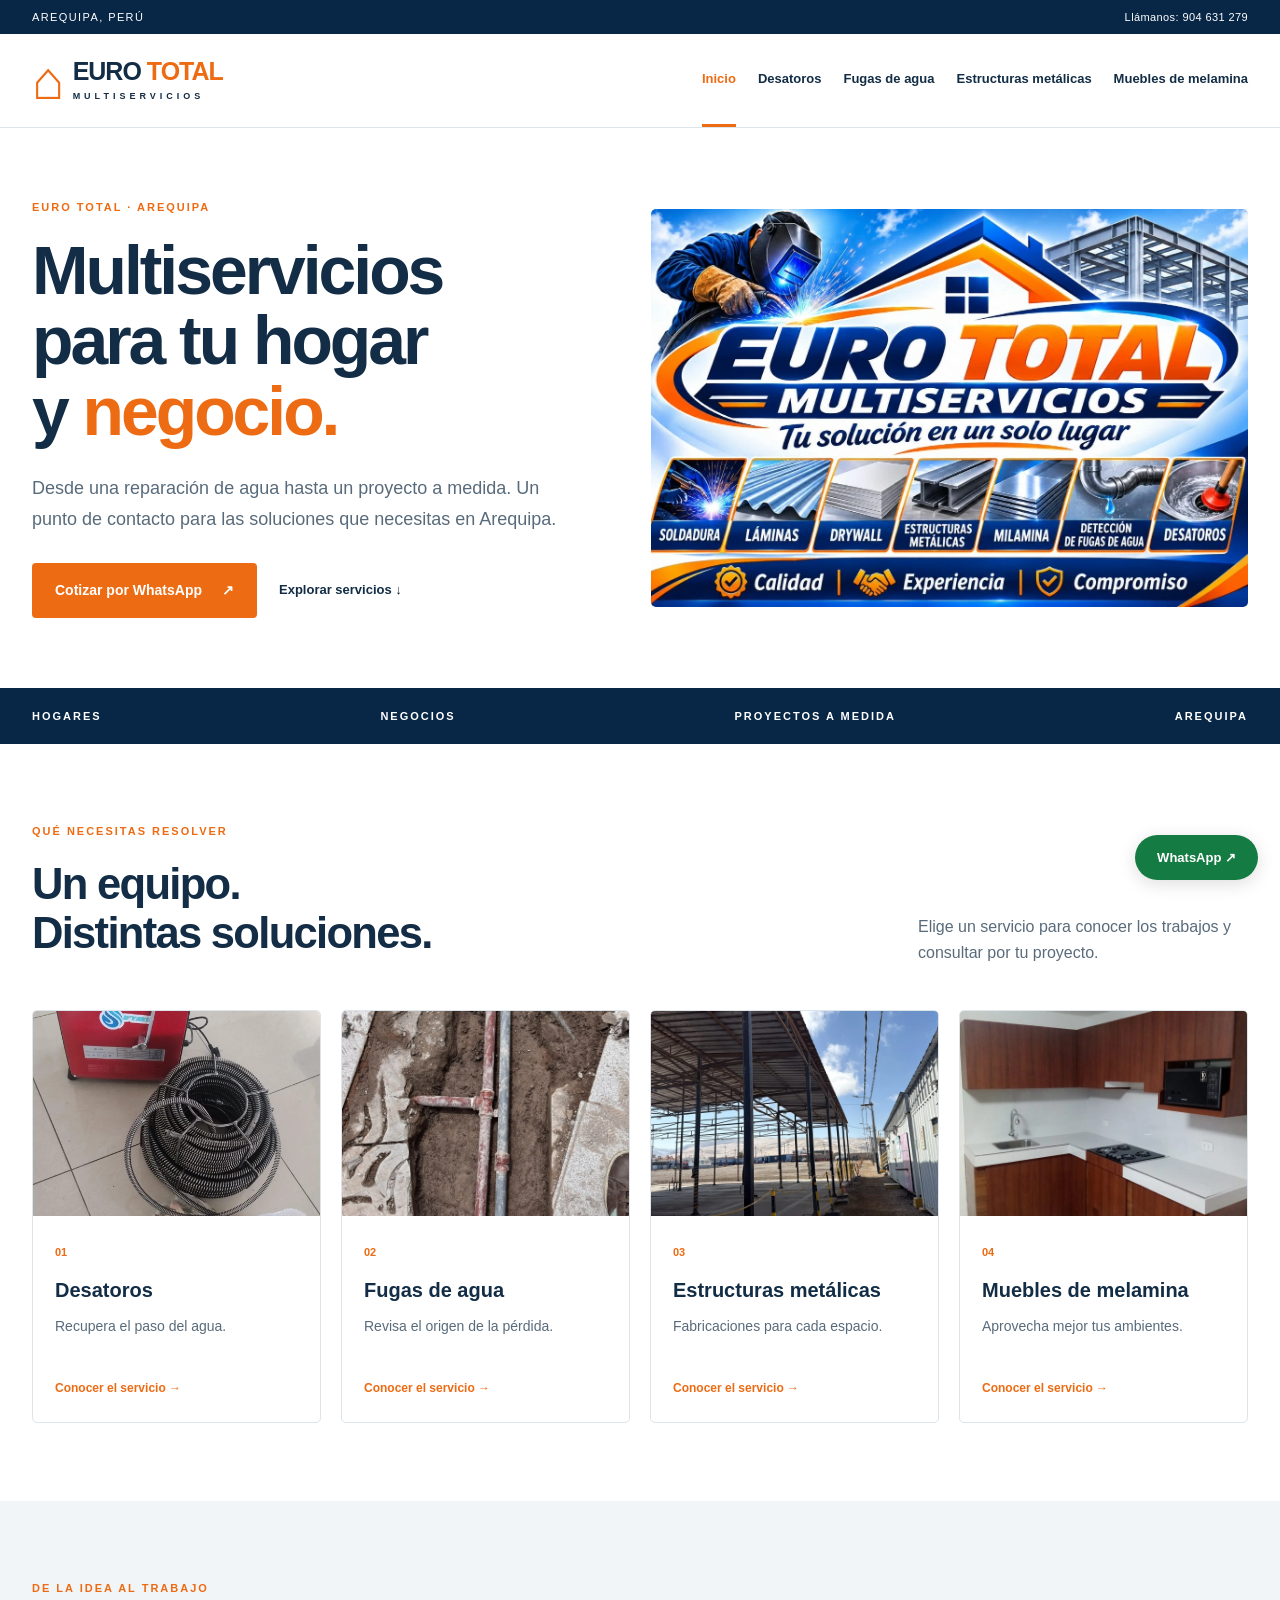
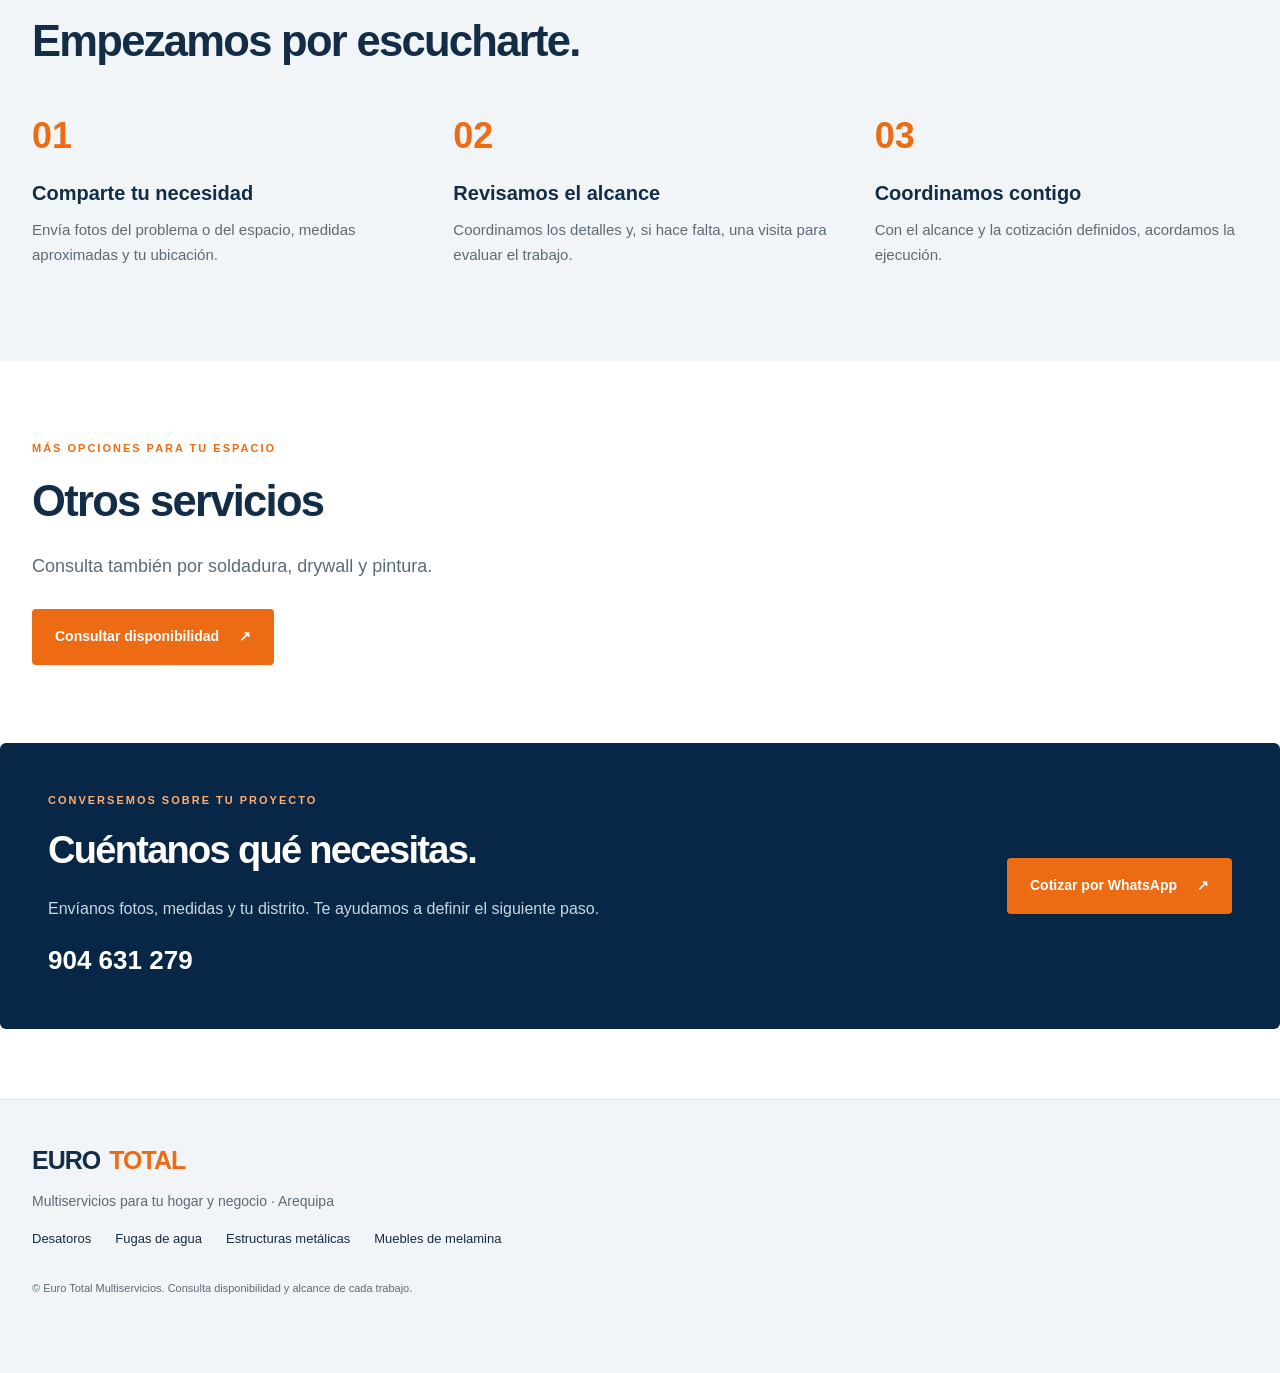
<file: index.html>
<!doctype html><html lang="es-PE"><head><meta charset="UTF-8"><meta name="viewport" content="width=device-width,initial-scale=1"><title>Multiservicios en Arequipa | Euro Total</title><meta name="description" content="Desatoros, fugas de agua, estructuras metálicas y muebles de melamina en Arequipa. Consulta con Euro Total al 904 631 279."><link rel="canonical" href="https://victormanuelzap.github.io/euro-total/"><meta property="og:title" content="Multiservicios en Arequipa | Euro Total"><meta property="og:description" content="Desatoros, fugas de agua, estructuras metálicas y muebles de melamina en Arequipa. Consulta con Euro Total al 904 631 279."><meta property="og:type" content="website"><meta property="og:url" content="https://victormanuelzap.github.io/euro-total/"><meta name="theme-color" content="#082746"><link rel="icon" href="assets/favicon.svg" type="image/svg+xml"><link rel="stylesheet" href="assets/style.css"><script type="application/ld+json">{"@context": "https://schema.org", "@type": "LocalBusiness", "name": "Euro Total Multiservicios", "url": "https://victormanuelzap.github.io/euro-total/", "telephone": "+51904631279", "areaServed": {"@type": "City", "name": "Arequipa"}}</script></head><body><a class="skip" href="#contenido">Saltar al contenido</a><div class="top"><div class="wrap">AREQUIPA, PERÚ <a href="tel:+51904631279">Llámanos: 904 631 279</a></div></div><header><div class="wrap nav"><a class="brand" href="index.html" aria-label="Euro Total, inicio"><span class="brandmark" aria-hidden="true">⌂</span><span>EURO <b>TOTAL</b><small>MULTISERVICIOS</small></span></a><button class="menu" aria-label="Abrir menú" aria-expanded="false" aria-controls="navigation">☰</button><nav id="navigation" aria-label="Navegación principal"><a aria-current="page" href="index.html">Inicio</a><a  href="desatoros-arequipa.html">Desatoros</a><a  href="deteccion-fugas-agua-arequipa.html">Fugas de agua</a><a  href="estructuras-metalicas-arequipa.html">Estructuras metálicas</a><a  href="muebles-melamina-arequipa.html">Muebles de melamina</a></nav></div></header><main id="contenido"><section class="hero wrap"><div class="herotext"><p class="eyebrow">EURO TOTAL · AREQUIPA</p><h1>Multiservicios <br>para tu hogar <br>y <em>negocio.</em></h1><p class="lead">Desde una reparación de agua hasta un proyecto a medida. Un punto de contacto para las soluciones que necesitas en Arequipa.</p><div class="actions"><a class="button" href="https://wa.me/51904631279?text=Hola%2C%20Euro%20Total.%20Quisiera%20una%20cotizaci%C3%B3n%20de%20multiservicios.%20Mi%20distrito%20es%3A%20" target="_blank" rel="noopener noreferrer">Cotizar por WhatsApp <span aria-hidden="true">↗</span></a><a class="plainlink" href="#servicios">Explorar servicios ↓</a></div></div><div class="heroimage" style="height:auto;aspect-ratio:1280/853"><img src="assets/portada-euro-total.webp" alt="Euro Total Multiservicios: tu solución en un solo lugar. Soldadura, láminas, drywall, estructuras metálicas, melamina, detección de fugas de agua y desatoros." width="1280" height="853" loading="eager" fetchpriority="high" decoding="async" style="object-fit:contain"></div></section><div class="band"><div class="wrap"><span>HOGARES</span><span>NEGOCIOS</span><span>PROYECTOS A MEDIDA</span><span>AREQUIPA</span></div></div><section class="wrap section" id="servicios"><p class="eyebrow">QUÉ NECESITAS RESOLVER</p><div class="sectionheading"><h2>Un equipo.<br>Distintas soluciones.</h2><p>Elige un servicio para conocer los trabajos y consultar por tu proyecto.</p></div><div class="cards"><a class="card" href="desatoros-arequipa.html"><img src="assets/desatoradora.webp" alt="Desatoros" width="1080" height="1520" loading="lazy" decoding="async"><div><span class="number">01</span><h3>Desatoros</h3><p>Recupera el paso del agua.</p><span class="textlink">Conocer el servicio →</span></div></a><a class="card" href="deteccion-fugas-agua-arequipa.html"><img src="assets/tuberias.webp" alt="Fugas de agua" width="1200" height="1600" loading="lazy" decoding="async"><div><span class="number">02</span><h3>Fugas de agua</h3><p>Revisa el origen de la pérdida.</p><span class="textlink">Conocer el servicio →</span></div></a><a class="card" href="estructuras-metalicas-arequipa.html"><img src="assets/techo-industrial.webp" alt="Estructuras metálicas" width="1600" height="900" loading="lazy" decoding="async"><div><span class="number">03</span><h3>Estructuras metálicas</h3><p>Fabricaciones para cada espacio.</p><span class="textlink">Conocer el servicio →</span></div></a><a class="card" href="muebles-melamina-arequipa.html"><img src="assets/cocina-madera.webp" alt="Muebles de melamina" width="1200" height="1600" loading="lazy" decoding="async"><div><span class="number">04</span><h3>Muebles de melamina</h3><p>Aprovecha mejor tus ambientes.</p><span class="textlink">Conocer el servicio →</span></div></a></div></section><section class="soft"><div class="wrap section"><p class="eyebrow">DE LA IDEA AL TRABAJO</p><h2>Empezamos por escucharte.</h2><div class="steps"><article><span>01</span><h3>Comparte tu necesidad</h3><p>Envía fotos del problema o del espacio, medidas aproximadas y tu ubicación.</p></article><article><span>02</span><h3>Revisamos el alcance</h3><p>Coordinamos los detalles y, si hace falta, una visita para evaluar el trabajo.</p></article><article><span>03</span><h3>Coordinamos contigo</h3><p>Con el alcance y la cotización definidos, acordamos la ejecución.</p></article></div></div></section><section class="wrap section"><p class="eyebrow">MÁS OPCIONES PARA TU ESPACIO</p><h2>Otros servicios</h2><p class="lead">Consulta también por soldadura, drywall y pintura.</p><a class="button" href="https://wa.me/51904631279?text=Hola%2C%20Euro%20Total.%20Quisiera%20una%20cotizaci%C3%B3n%20de%20multiservicios.%20Mi%20distrito%20es%3A%20" target="_blank" rel="noopener noreferrer">Consultar disponibilidad <span aria-hidden="true">↗</span></a></section><section id="contacto" class="contact wrap"><div><p class="eyebrow">CONVERSEMOS SOBRE TU PROYECTO</p><h2>Cuéntanos qué necesitas.</h2><p>Envíanos fotos, medidas y tu distrito. Te ayudamos a definir el siguiente paso.</p><a class="phone" href="tel:+51904631279">904 631 279</a></div><a class="button" href="https://wa.me/51904631279?text=Hola%2C%20Euro%20Total.%20Quisiera%20una%20cotizaci%C3%B3n%20de%20multiservicios.%20Mi%20distrito%20es%3A%20" target="_blank" rel="noopener noreferrer">Cotizar por WhatsApp <span aria-hidden="true">↗</span></a></section></main><footer><div class="wrap"><a class="brand" href="index.html">EURO <b>TOTAL</b></a><p>Multiservicios para tu hogar y negocio · Arequipa</p><div class="footerlinks"><a href="desatoros-arequipa.html">Desatoros</a><a href="deteccion-fugas-agua-arequipa.html">Fugas de agua</a><a href="estructuras-metalicas-arequipa.html">Estructuras metálicas</a><a href="muebles-melamina-arequipa.html">Muebles de melamina</a></div><p class="fine">© Euro Total Multiservicios. Consulta disponibilidad y alcance de cada trabajo.</p></div></footer><a class="floating" href="https://wa.me/51904631279?text=Hola%2C%20Euro%20Total.%20Quisiera%20una%20cotizaci%C3%B3n%20de%20multiservicios.%20Mi%20distrito%20es%3A%20" target="_blank" rel="noopener noreferrer" aria-label="Contactar por WhatsApp">WhatsApp ↗</a><script src="assets/site.js" defer></script></body></html>
</file>
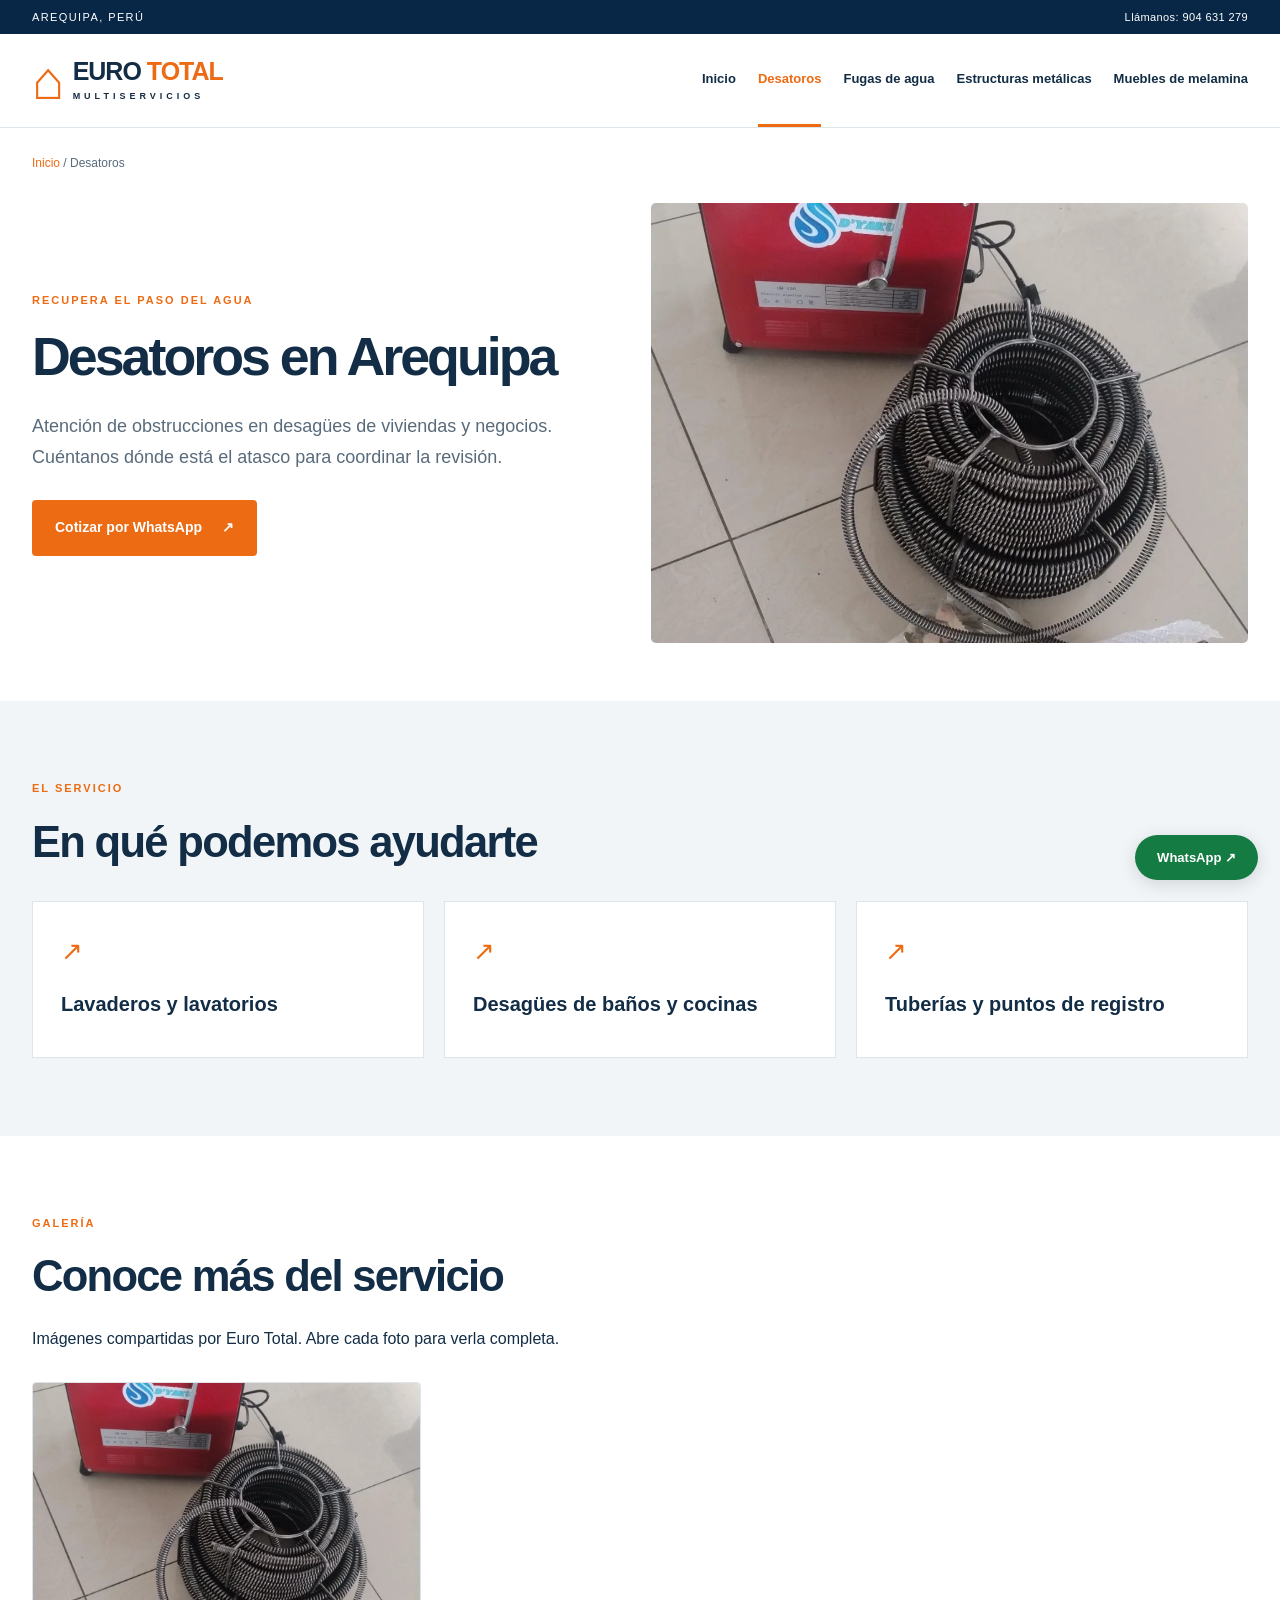
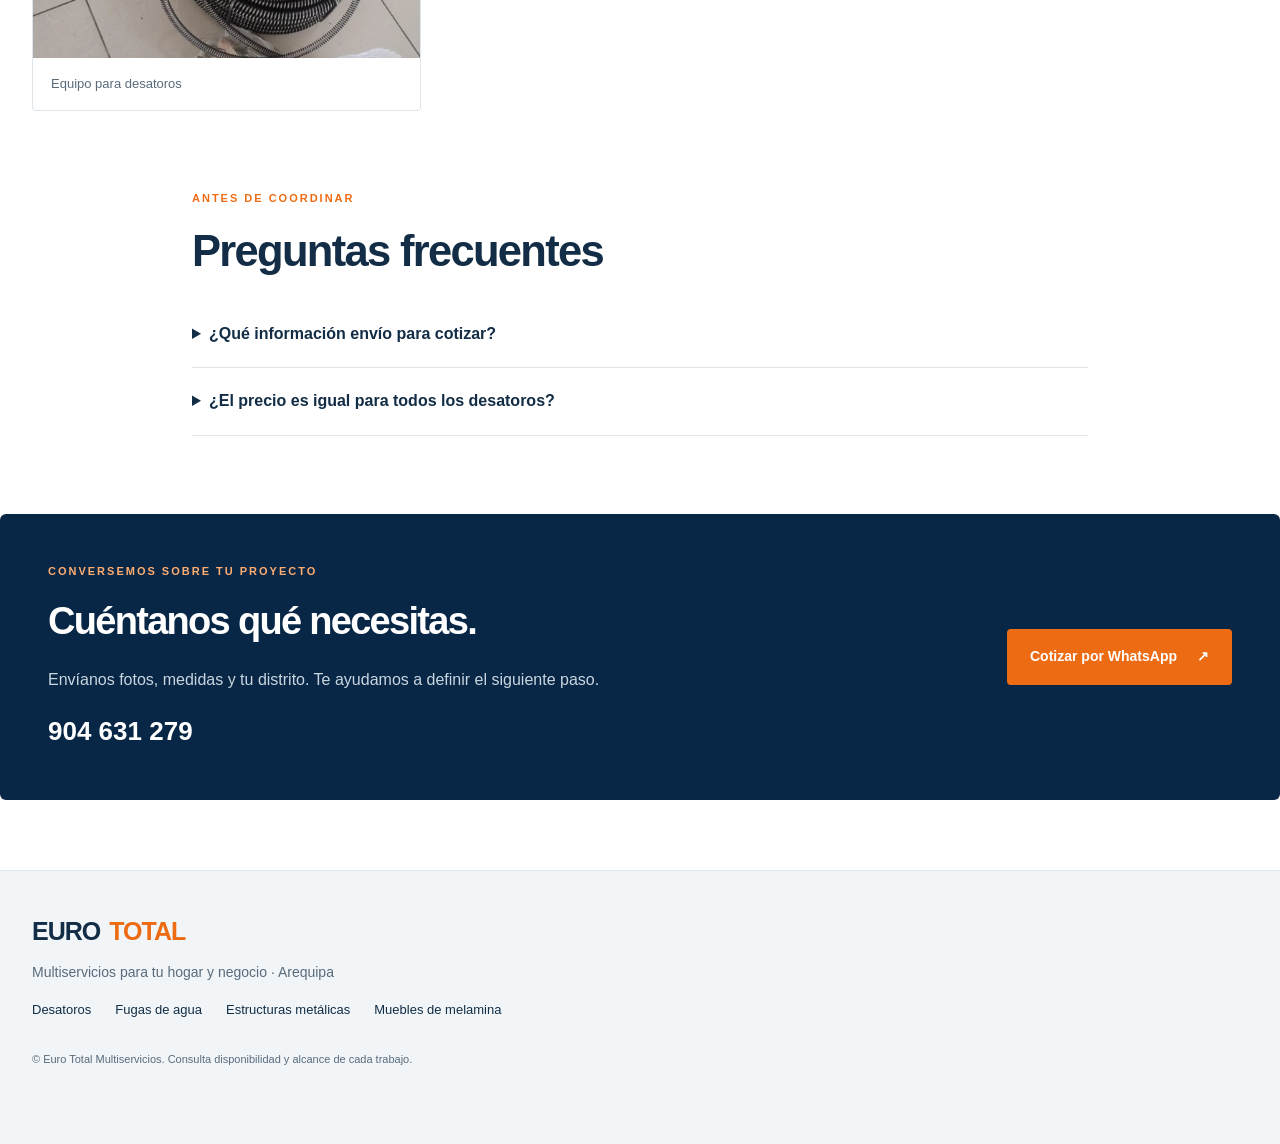
<file: desatoros-arequipa.html>
<!doctype html><html lang="es-PE"><head><meta charset="UTF-8"><meta name="viewport" content="width=device-width,initial-scale=1"><title>Desatoros en Arequipa | Euro Total</title><meta name="description" content="Atención de obstrucciones en desagües de viviendas y negocios. Cuéntanos dónde está el atasco para coordinar la revisión."><link rel="canonical" href="https://victormanuelzap.github.io/euro-total/desatoros-arequipa.html"><meta property="og:title" content="Desatoros en Arequipa | Euro Total"><meta property="og:description" content="Atención de obstrucciones en desagües de viviendas y negocios. Cuéntanos dónde está el atasco para coordinar la revisión."><meta property="og:type" content="website"><meta property="og:url" content="https://victormanuelzap.github.io/euro-total/desatoros-arequipa.html"><meta name="theme-color" content="#082746"><link rel="icon" href="assets/favicon.svg" type="image/svg+xml"><link rel="stylesheet" href="assets/style.css"><script type="application/ld+json">{"@context": "https://schema.org", "@type": "LocalBusiness", "name": "Euro Total Multiservicios", "url": "https://victormanuelzap.github.io/euro-total/", "telephone": "+51904631279", "areaServed": {"@type": "City", "name": "Arequipa"}}</script></head><body><a class="skip" href="#contenido">Saltar al contenido</a><div class="top"><div class="wrap">AREQUIPA, PERÚ <a href="tel:+51904631279">Llámanos: 904 631 279</a></div></div><header><div class="wrap nav"><a class="brand" href="index.html" aria-label="Euro Total, inicio"><span class="brandmark" aria-hidden="true">⌂</span><span>EURO <b>TOTAL</b><small>MULTISERVICIOS</small></span></a><button class="menu" aria-label="Abrir menú" aria-expanded="false" aria-controls="navigation">☰</button><nav id="navigation" aria-label="Navegación principal"><a  href="index.html">Inicio</a><a  aria-current="page" href="desatoros-arequipa.html">Desatoros</a><a  href="deteccion-fugas-agua-arequipa.html">Fugas de agua</a><a  href="estructuras-metalicas-arequipa.html">Estructuras metálicas</a><a  href="muebles-melamina-arequipa.html">Muebles de melamina</a></nav></div></header><main id="contenido"><div class="wrap breadcrumb"><a href="index.html">Inicio</a> / Desatoros</div><section class="hero wrap servicehero"><div class="herotext"><p class="eyebrow">RECUPERA EL PASO DEL AGUA</p><h1>Desatoros en Arequipa</h1><p class="lead">Atención de obstrucciones en desagües de viviendas y negocios. Cuéntanos dónde está el atasco para coordinar la revisión.</p><a class="button" href="https://wa.me/51904631279?text=Hola%2C%20Euro%20Total.%20Quisiera%20una%20cotizaci%C3%B3n%20de%20Desatoros.%20Mi%20distrito%20es%3A%20" target="_blank" rel="noopener noreferrer">Cotizar por WhatsApp <span aria-hidden="true">↗</span></a></div><div class="heroimage"><img src="assets/desatoradora.webp" alt="Desatoros" width="1080" height="1520" loading="eager" decoding="async"></div></section><section class="soft"><div class="wrap section"><p class="eyebrow">EL SERVICIO</p><h2>En qué podemos ayudarte</h2><div class="features"><article><span aria-hidden="true">↗</span><h3>Lavaderos y lavatorios</h3></article><article><span aria-hidden="true">↗</span><h3>Desagües de baños y cocinas</h3></article><article><span aria-hidden="true">↗</span><h3>Tuberías y puntos de registro</h3></article></div></div></section><section class="wrap section"><p class="eyebrow">GALERÍA</p><h2>Conoce más del servicio</h2><p>Imágenes compartidas por Euro Total. Abre cada foto para verla completa.</p><div class="gallery"><figure><a href="assets/desatoradora.webp" target="_blank" rel="noopener noreferrer" aria-label="Ampliar: Equipo para desatoros"><img src="assets/desatoradora.webp" alt="Equipo para desatoros" width="1080" height="1520" loading="lazy" decoding="async"></a><figcaption>Equipo para desatoros</figcaption></figure></div></section><section class="wrap section faqs"><p class="eyebrow">ANTES DE COORDINAR</p><h2>Preguntas frecuentes</h2><details><summary>¿Qué información envío para cotizar?</summary><p>Indica tu distrito, el punto obstruido y desde cuándo ocurre. Una foto o video ayuda a evaluar el servicio.</p></details><details><summary>¿El precio es igual para todos los desatoros?</summary><p>La cotización depende del acceso, la ubicación de la obstrucción y el trabajo necesario. Consulta antes de coordinar la atención.</p></details></section><section id="contacto" class="contact wrap"><div><p class="eyebrow">CONVERSEMOS SOBRE TU PROYECTO</p><h2>Cuéntanos qué necesitas.</h2><p>Envíanos fotos, medidas y tu distrito. Te ayudamos a definir el siguiente paso.</p><a class="phone" href="tel:+51904631279">904 631 279</a></div><a class="button" href="https://wa.me/51904631279?text=Hola%2C%20Euro%20Total.%20Quisiera%20una%20cotizaci%C3%B3n%20de%20Desatoros.%20Mi%20distrito%20es%3A%20" target="_blank" rel="noopener noreferrer">Cotizar por WhatsApp <span aria-hidden="true">↗</span></a></section></main><footer><div class="wrap"><a class="brand" href="index.html">EURO <b>TOTAL</b></a><p>Multiservicios para tu hogar y negocio · Arequipa</p><div class="footerlinks"><a href="desatoros-arequipa.html">Desatoros</a><a href="deteccion-fugas-agua-arequipa.html">Fugas de agua</a><a href="estructuras-metalicas-arequipa.html">Estructuras metálicas</a><a href="muebles-melamina-arequipa.html">Muebles de melamina</a></div><p class="fine">© Euro Total Multiservicios. Consulta disponibilidad y alcance de cada trabajo.</p></div></footer><a class="floating" href="https://wa.me/51904631279?text=Hola%2C%20Euro%20Total.%20Quisiera%20una%20cotizaci%C3%B3n%20de%20multiservicios.%20Mi%20distrito%20es%3A%20" target="_blank" rel="noopener noreferrer" aria-label="Contactar por WhatsApp">WhatsApp ↗</a><script src="assets/site.js" defer></script></body></html>
</file>
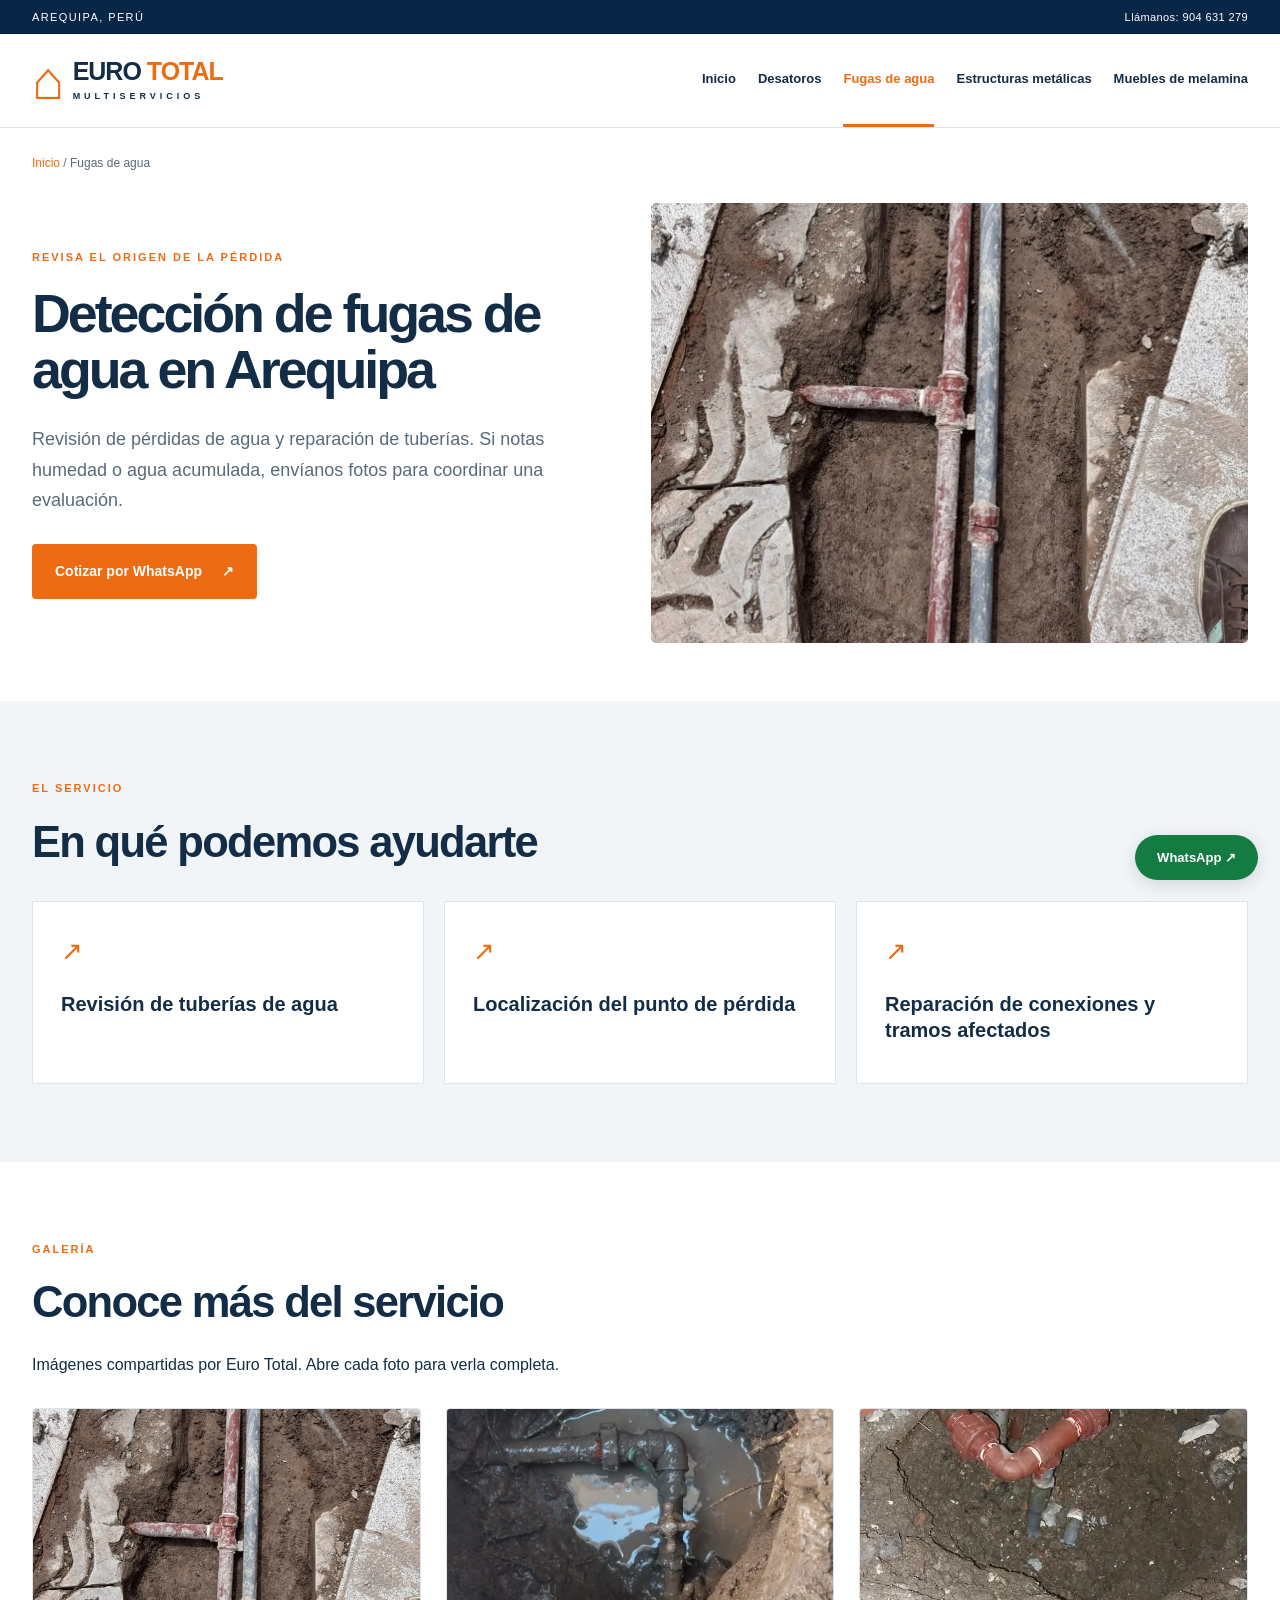
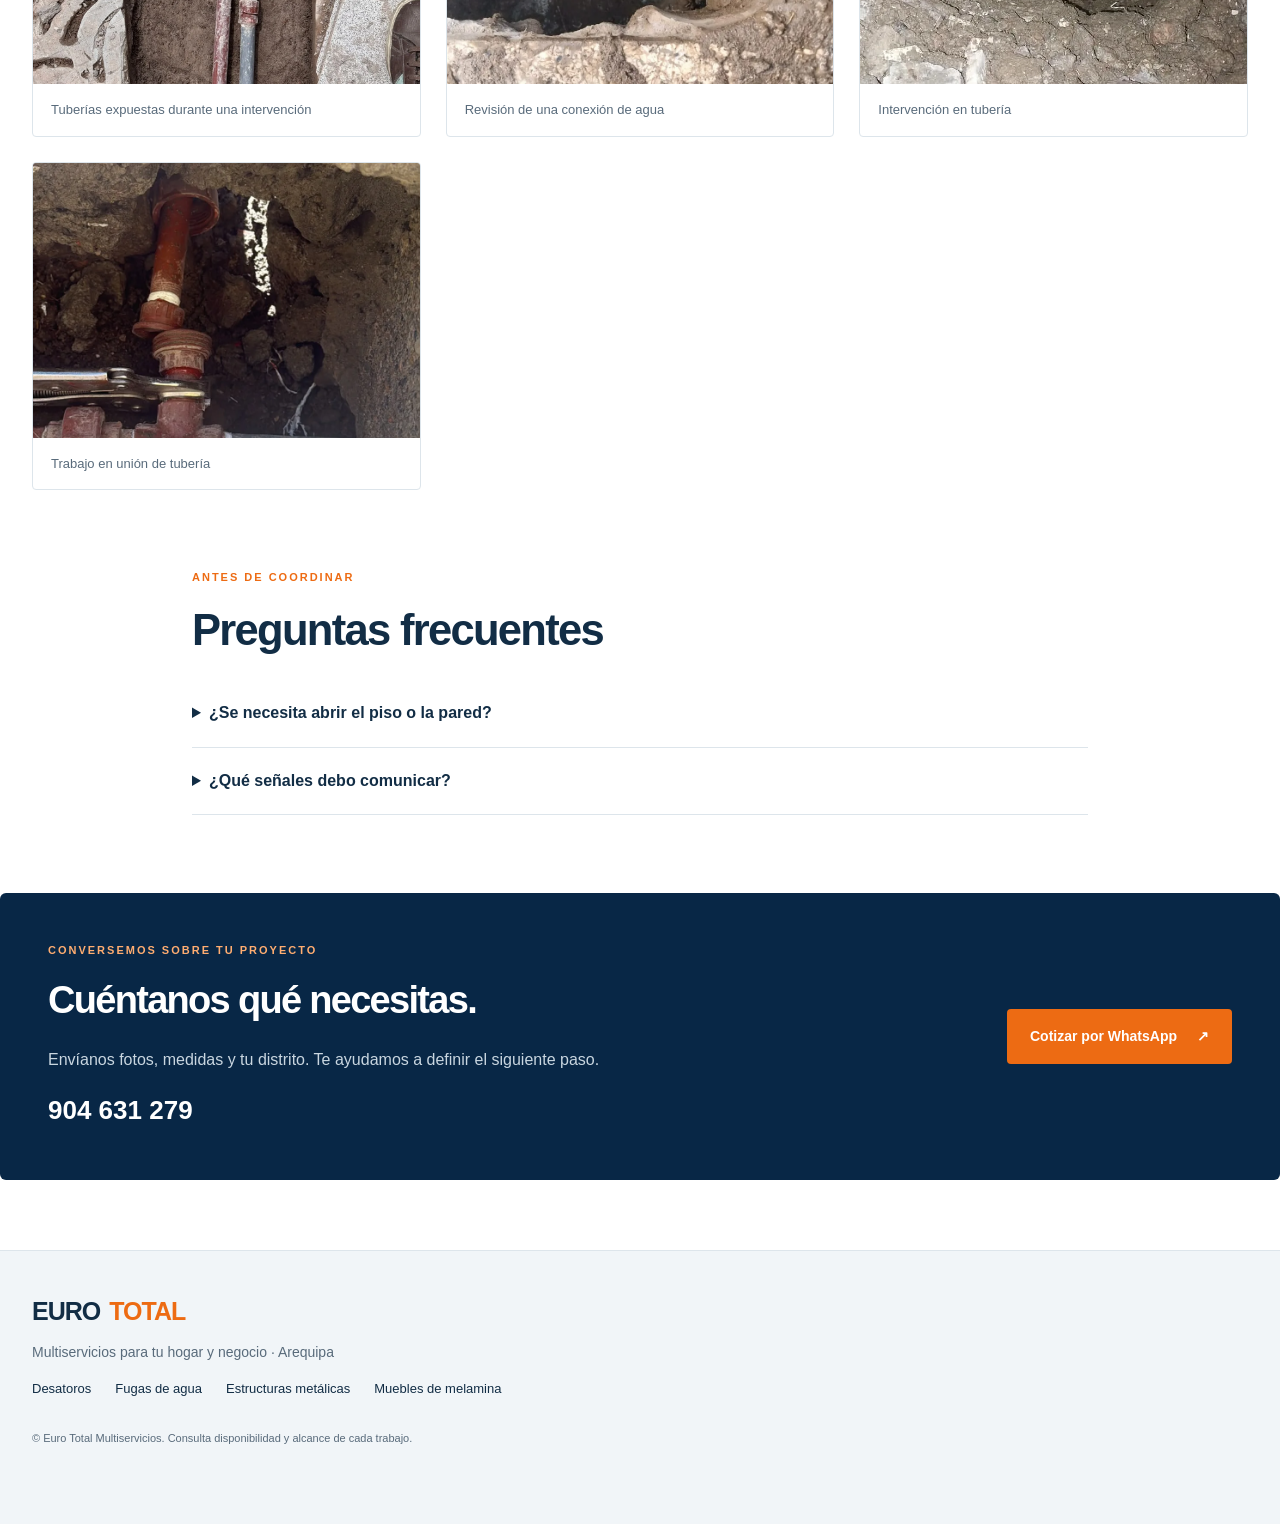
<file: deteccion-fugas-agua-arequipa.html>
<!doctype html><html lang="es-PE"><head><meta charset="UTF-8"><meta name="viewport" content="width=device-width,initial-scale=1"><title>Detección de fugas de agua en Arequipa | Euro Total</title><meta name="description" content="Revisión de pérdidas de agua y reparación de tuberías. Si notas humedad o agua acumulada, envíanos fotos para coordinar una evaluación."><link rel="canonical" href="https://victormanuelzap.github.io/euro-total/deteccion-fugas-agua-arequipa.html"><meta property="og:title" content="Detección de fugas de agua en Arequipa | Euro Total"><meta property="og:description" content="Revisión de pérdidas de agua y reparación de tuberías. Si notas humedad o agua acumulada, envíanos fotos para coordinar una evaluación."><meta property="og:type" content="website"><meta property="og:url" content="https://victormanuelzap.github.io/euro-total/deteccion-fugas-agua-arequipa.html"><meta name="theme-color" content="#082746"><link rel="icon" href="assets/favicon.svg" type="image/svg+xml"><link rel="stylesheet" href="assets/style.css"><script type="application/ld+json">{"@context": "https://schema.org", "@type": "LocalBusiness", "name": "Euro Total Multiservicios", "url": "https://victormanuelzap.github.io/euro-total/", "telephone": "+51904631279", "areaServed": {"@type": "City", "name": "Arequipa"}}</script></head><body><a class="skip" href="#contenido">Saltar al contenido</a><div class="top"><div class="wrap">AREQUIPA, PERÚ <a href="tel:+51904631279">Llámanos: 904 631 279</a></div></div><header><div class="wrap nav"><a class="brand" href="index.html" aria-label="Euro Total, inicio"><span class="brandmark" aria-hidden="true">⌂</span><span>EURO <b>TOTAL</b><small>MULTISERVICIOS</small></span></a><button class="menu" aria-label="Abrir menú" aria-expanded="false" aria-controls="navigation">☰</button><nav id="navigation" aria-label="Navegación principal"><a  href="index.html">Inicio</a><a  href="desatoros-arequipa.html">Desatoros</a><a  aria-current="page" href="deteccion-fugas-agua-arequipa.html">Fugas de agua</a><a  href="estructuras-metalicas-arequipa.html">Estructuras metálicas</a><a  href="muebles-melamina-arequipa.html">Muebles de melamina</a></nav></div></header><main id="contenido"><div class="wrap breadcrumb"><a href="index.html">Inicio</a> / Fugas de agua</div><section class="hero wrap servicehero"><div class="herotext"><p class="eyebrow">REVISA EL ORIGEN DE LA PÉRDIDA</p><h1>Detección de fugas de agua en Arequipa</h1><p class="lead">Revisión de pérdidas de agua y reparación de tuberías. Si notas humedad o agua acumulada, envíanos fotos para coordinar una evaluación.</p><a class="button" href="https://wa.me/51904631279?text=Hola%2C%20Euro%20Total.%20Quisiera%20una%20cotizaci%C3%B3n%20de%20Fugas%20de%20agua.%20Mi%20distrito%20es%3A%20" target="_blank" rel="noopener noreferrer">Cotizar por WhatsApp <span aria-hidden="true">↗</span></a></div><div class="heroimage"><img src="assets/tuberias.webp" alt="Fugas de agua" width="1200" height="1600" loading="eager" decoding="async"></div></section><section class="soft"><div class="wrap section"><p class="eyebrow">EL SERVICIO</p><h2>En qué podemos ayudarte</h2><div class="features"><article><span aria-hidden="true">↗</span><h3>Revisión de tuberías de agua</h3></article><article><span aria-hidden="true">↗</span><h3>Localización del punto de pérdida</h3></article><article><span aria-hidden="true">↗</span><h3>Reparación de conexiones y tramos afectados</h3></article></div></div></section><section class="wrap section"><p class="eyebrow">GALERÍA</p><h2>Conoce más del servicio</h2><p>Imágenes compartidas por Euro Total. Abre cada foto para verla completa.</p><div class="gallery"><figure><a href="assets/tuberias.webp" target="_blank" rel="noopener noreferrer" aria-label="Ampliar: Tuberías expuestas durante una intervención"><img src="assets/tuberias.webp" alt="Tuberías expuestas durante una intervención" width="1200" height="1600" loading="lazy" decoding="async"></a><figcaption>Tuberías expuestas durante una intervención</figcaption></figure><figure><a href="assets/fuga.webp" target="_blank" rel="noopener noreferrer" aria-label="Ampliar: Revisión de una conexión de agua"><img src="assets/fuga.webp" alt="Revisión de una conexión de agua" width="900" height="1600" loading="lazy" decoding="async"></a><figcaption>Revisión de una conexión de agua</figcaption></figure><figure><a href="assets/reparacion.webp" target="_blank" rel="noopener noreferrer" aria-label="Ampliar: Intervención en tubería"><img src="assets/reparacion.webp" alt="Intervención en tubería" width="720" height="1280" loading="lazy" decoding="async"></a><figcaption>Intervención en tubería</figcaption></figure><figure><a href="assets/union-tuberia.webp" target="_blank" rel="noopener noreferrer" aria-label="Ampliar: Trabajo en unión de tubería"><img src="assets/union-tuberia.webp" alt="Trabajo en unión de tubería" width="900" height="1600" loading="lazy" decoding="async"></a><figcaption>Trabajo en unión de tubería</figcaption></figure></div></section><section class="wrap section faqs"><p class="eyebrow">ANTES DE COORDINAR</p><h2>Preguntas frecuentes</h2><details><summary>¿Se necesita abrir el piso o la pared?</summary><p>Depende de dónde se encuentre la tubería y de su acceso. El alcance de la intervención se define después de revisar el caso.</p></details><details><summary>¿Qué señales debo comunicar?</summary><p>Humedad, pérdida de presión, agua acumulada o consumo inusual. Explica cuándo empezó y dónde lo observas.</p></details></section><section id="contacto" class="contact wrap"><div><p class="eyebrow">CONVERSEMOS SOBRE TU PROYECTO</p><h2>Cuéntanos qué necesitas.</h2><p>Envíanos fotos, medidas y tu distrito. Te ayudamos a definir el siguiente paso.</p><a class="phone" href="tel:+51904631279">904 631 279</a></div><a class="button" href="https://wa.me/51904631279?text=Hola%2C%20Euro%20Total.%20Quisiera%20una%20cotizaci%C3%B3n%20de%20Fugas%20de%20agua.%20Mi%20distrito%20es%3A%20" target="_blank" rel="noopener noreferrer">Cotizar por WhatsApp <span aria-hidden="true">↗</span></a></section></main><footer><div class="wrap"><a class="brand" href="index.html">EURO <b>TOTAL</b></a><p>Multiservicios para tu hogar y negocio · Arequipa</p><div class="footerlinks"><a href="desatoros-arequipa.html">Desatoros</a><a href="deteccion-fugas-agua-arequipa.html">Fugas de agua</a><a href="estructuras-metalicas-arequipa.html">Estructuras metálicas</a><a href="muebles-melamina-arequipa.html">Muebles de melamina</a></div><p class="fine">© Euro Total Multiservicios. Consulta disponibilidad y alcance de cada trabajo.</p></div></footer><a class="floating" href="https://wa.me/51904631279?text=Hola%2C%20Euro%20Total.%20Quisiera%20una%20cotizaci%C3%B3n%20de%20multiservicios.%20Mi%20distrito%20es%3A%20" target="_blank" rel="noopener noreferrer" aria-label="Contactar por WhatsApp">WhatsApp ↗</a><script src="assets/site.js" defer></script></body></html>
</file>
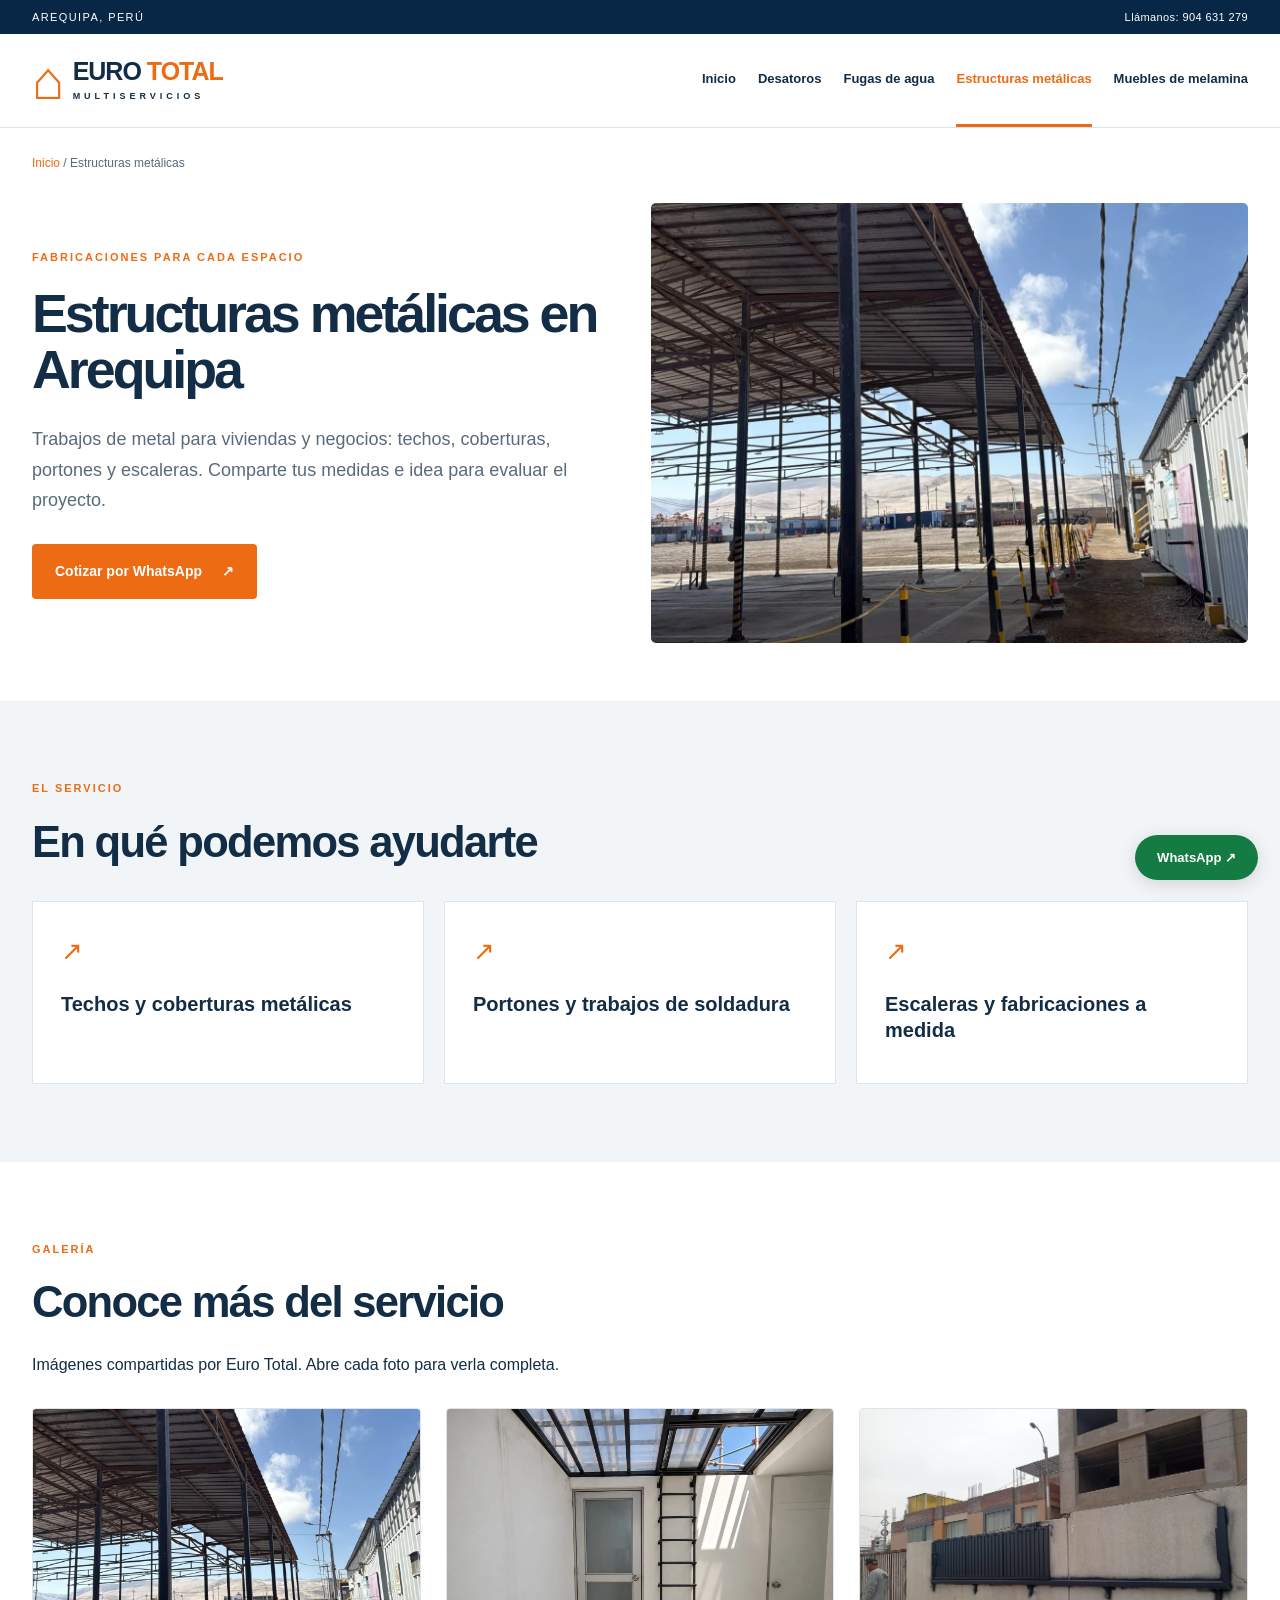
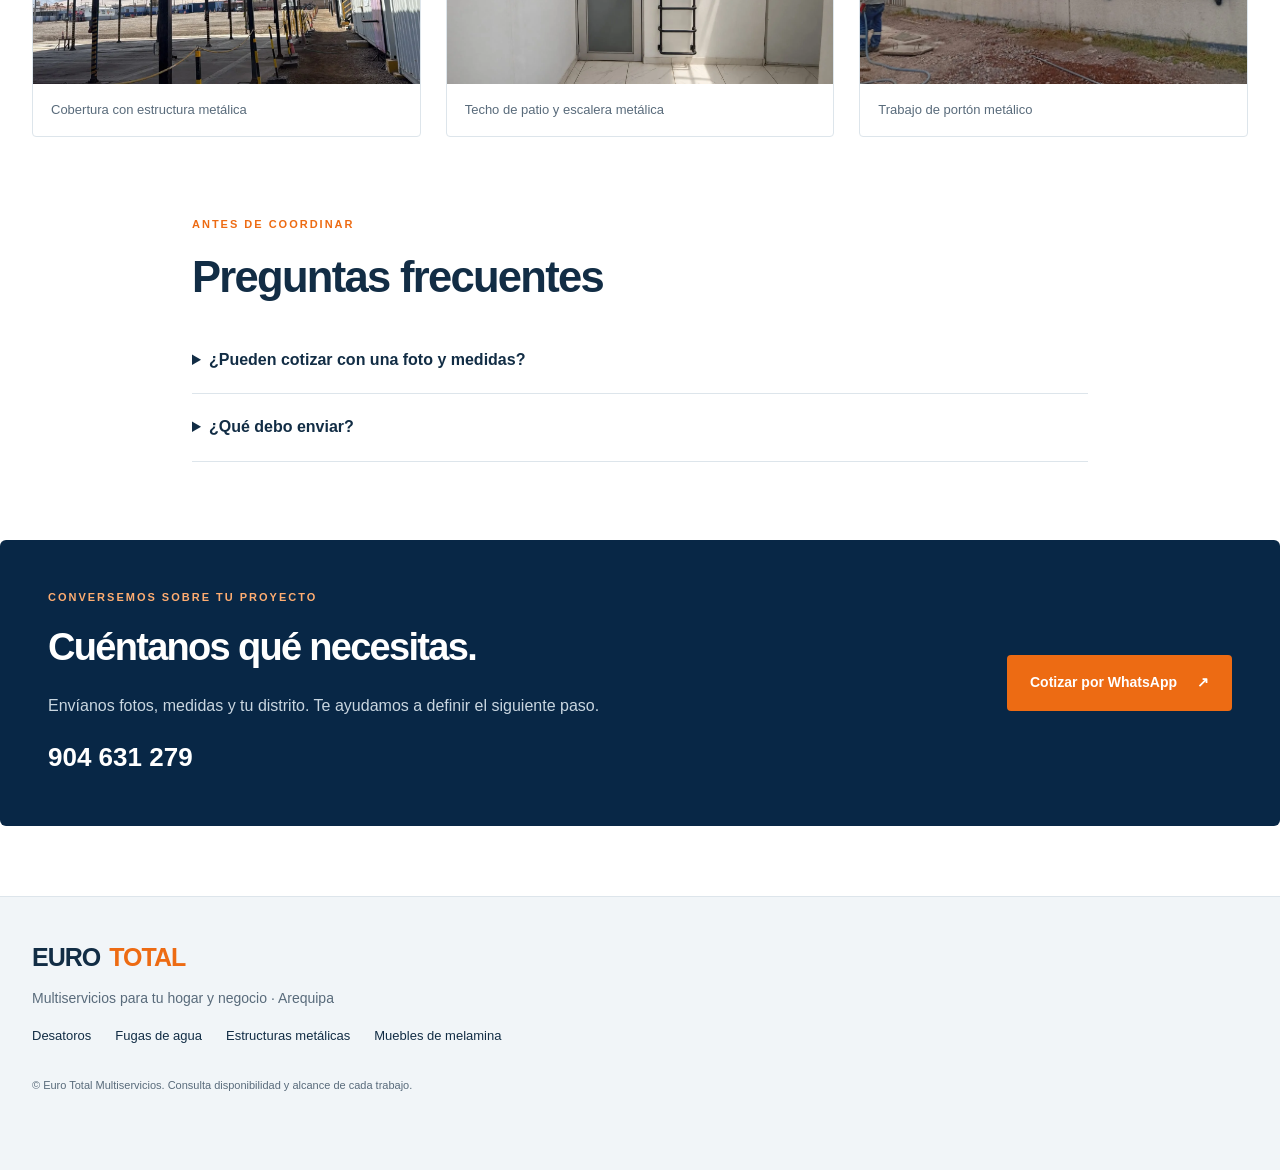
<file: estructuras-metalicas-arequipa.html>
<!doctype html><html lang="es-PE"><head><meta charset="UTF-8"><meta name="viewport" content="width=device-width,initial-scale=1"><title>Estructuras metálicas en Arequipa | Euro Total</title><meta name="description" content="Trabajos de metal para viviendas y negocios: techos, coberturas, portones y escaleras. Comparte tus medidas e idea para evaluar el proyecto."><link rel="canonical" href="https://victormanuelzap.github.io/euro-total/estructuras-metalicas-arequipa.html"><meta property="og:title" content="Estructuras metálicas en Arequipa | Euro Total"><meta property="og:description" content="Trabajos de metal para viviendas y negocios: techos, coberturas, portones y escaleras. Comparte tus medidas e idea para evaluar el proyecto."><meta property="og:type" content="website"><meta property="og:url" content="https://victormanuelzap.github.io/euro-total/estructuras-metalicas-arequipa.html"><meta name="theme-color" content="#082746"><link rel="icon" href="assets/favicon.svg" type="image/svg+xml"><link rel="stylesheet" href="assets/style.css"><script type="application/ld+json">{"@context": "https://schema.org", "@type": "LocalBusiness", "name": "Euro Total Multiservicios", "url": "https://victormanuelzap.github.io/euro-total/", "telephone": "+51904631279", "areaServed": {"@type": "City", "name": "Arequipa"}}</script></head><body><a class="skip" href="#contenido">Saltar al contenido</a><div class="top"><div class="wrap">AREQUIPA, PERÚ <a href="tel:+51904631279">Llámanos: 904 631 279</a></div></div><header><div class="wrap nav"><a class="brand" href="index.html" aria-label="Euro Total, inicio"><span class="brandmark" aria-hidden="true">⌂</span><span>EURO <b>TOTAL</b><small>MULTISERVICIOS</small></span></a><button class="menu" aria-label="Abrir menú" aria-expanded="false" aria-controls="navigation">☰</button><nav id="navigation" aria-label="Navegación principal"><a  href="index.html">Inicio</a><a  href="desatoros-arequipa.html">Desatoros</a><a  href="deteccion-fugas-agua-arequipa.html">Fugas de agua</a><a  aria-current="page" href="estructuras-metalicas-arequipa.html">Estructuras metálicas</a><a  href="muebles-melamina-arequipa.html">Muebles de melamina</a></nav></div></header><main id="contenido"><div class="wrap breadcrumb"><a href="index.html">Inicio</a> / Estructuras metálicas</div><section class="hero wrap servicehero"><div class="herotext"><p class="eyebrow">FABRICACIONES PARA CADA ESPACIO</p><h1>Estructuras metálicas en Arequipa</h1><p class="lead">Trabajos de metal para viviendas y negocios: techos, coberturas, portones y escaleras. Comparte tus medidas e idea para evaluar el proyecto.</p><a class="button" href="https://wa.me/51904631279?text=Hola%2C%20Euro%20Total.%20Quisiera%20una%20cotizaci%C3%B3n%20de%20Estructuras%20met%C3%A1licas.%20Mi%20distrito%20es%3A%20" target="_blank" rel="noopener noreferrer">Cotizar por WhatsApp <span aria-hidden="true">↗</span></a></div><div class="heroimage"><img src="assets/techo-industrial.webp" alt="Estructuras metálicas" width="1600" height="900" loading="eager" decoding="async"></div></section><section class="soft"><div class="wrap section"><p class="eyebrow">EL SERVICIO</p><h2>En qué podemos ayudarte</h2><div class="features"><article><span aria-hidden="true">↗</span><h3>Techos y coberturas metálicas</h3></article><article><span aria-hidden="true">↗</span><h3>Portones y trabajos de soldadura</h3></article><article><span aria-hidden="true">↗</span><h3>Escaleras y fabricaciones a medida</h3></article></div></div></section><section class="wrap section"><p class="eyebrow">GALERÍA</p><h2>Conoce más del servicio</h2><p>Imágenes compartidas por Euro Total. Abre cada foto para verla completa.</p><div class="gallery"><figure><a href="assets/techo-industrial.webp" target="_blank" rel="noopener noreferrer" aria-label="Ampliar: Cobertura con estructura metálica"><img src="assets/techo-industrial.webp" alt="Cobertura con estructura metálica" width="1600" height="900" loading="lazy" decoding="async"></a><figcaption>Cobertura con estructura metálica</figcaption></figure><figure><a href="assets/techo-patio.webp" target="_blank" rel="noopener noreferrer" aria-label="Ampliar: Techo de patio y escalera metálica"><img src="assets/techo-patio.webp" alt="Techo de patio y escalera metálica" width="1448" height="1086" loading="lazy" decoding="async"></a><figcaption>Techo de patio y escalera metálica</figcaption></figure><figure><a href="assets/porton.webp" target="_blank" rel="noopener noreferrer" aria-label="Ampliar: Trabajo de portón metálico"><img src="assets/porton.webp" alt="Trabajo de portón metálico" width="1600" height="1204" loading="lazy" decoding="async"></a><figcaption>Trabajo de portón metálico</figcaption></figure></div></section><section class="wrap section faqs"><p class="eyebrow">ANTES DE COORDINAR</p><h2>Preguntas frecuentes</h2><details><summary>¿Pueden cotizar con una foto y medidas?</summary><p>Sirven para una primera evaluación. Según el proyecto, puede ser necesaria una visita para confirmar medidas y condiciones de instalación.</p></details><details><summary>¿Qué debo enviar?</summary><p>Ancho, alto y largo aproximados, fotos del lugar y el tipo de estructura que necesitas.</p></details></section><section id="contacto" class="contact wrap"><div><p class="eyebrow">CONVERSEMOS SOBRE TU PROYECTO</p><h2>Cuéntanos qué necesitas.</h2><p>Envíanos fotos, medidas y tu distrito. Te ayudamos a definir el siguiente paso.</p><a class="phone" href="tel:+51904631279">904 631 279</a></div><a class="button" href="https://wa.me/51904631279?text=Hola%2C%20Euro%20Total.%20Quisiera%20una%20cotizaci%C3%B3n%20de%20Estructuras%20met%C3%A1licas.%20Mi%20distrito%20es%3A%20" target="_blank" rel="noopener noreferrer">Cotizar por WhatsApp <span aria-hidden="true">↗</span></a></section></main><footer><div class="wrap"><a class="brand" href="index.html">EURO <b>TOTAL</b></a><p>Multiservicios para tu hogar y negocio · Arequipa</p><div class="footerlinks"><a href="desatoros-arequipa.html">Desatoros</a><a href="deteccion-fugas-agua-arequipa.html">Fugas de agua</a><a href="estructuras-metalicas-arequipa.html">Estructuras metálicas</a><a href="muebles-melamina-arequipa.html">Muebles de melamina</a></div><p class="fine">© Euro Total Multiservicios. Consulta disponibilidad y alcance de cada trabajo.</p></div></footer><a class="floating" href="https://wa.me/51904631279?text=Hola%2C%20Euro%20Total.%20Quisiera%20una%20cotizaci%C3%B3n%20de%20multiservicios.%20Mi%20distrito%20es%3A%20" target="_blank" rel="noopener noreferrer" aria-label="Contactar por WhatsApp">WhatsApp ↗</a><script src="assets/site.js" defer></script></body></html>
</file>
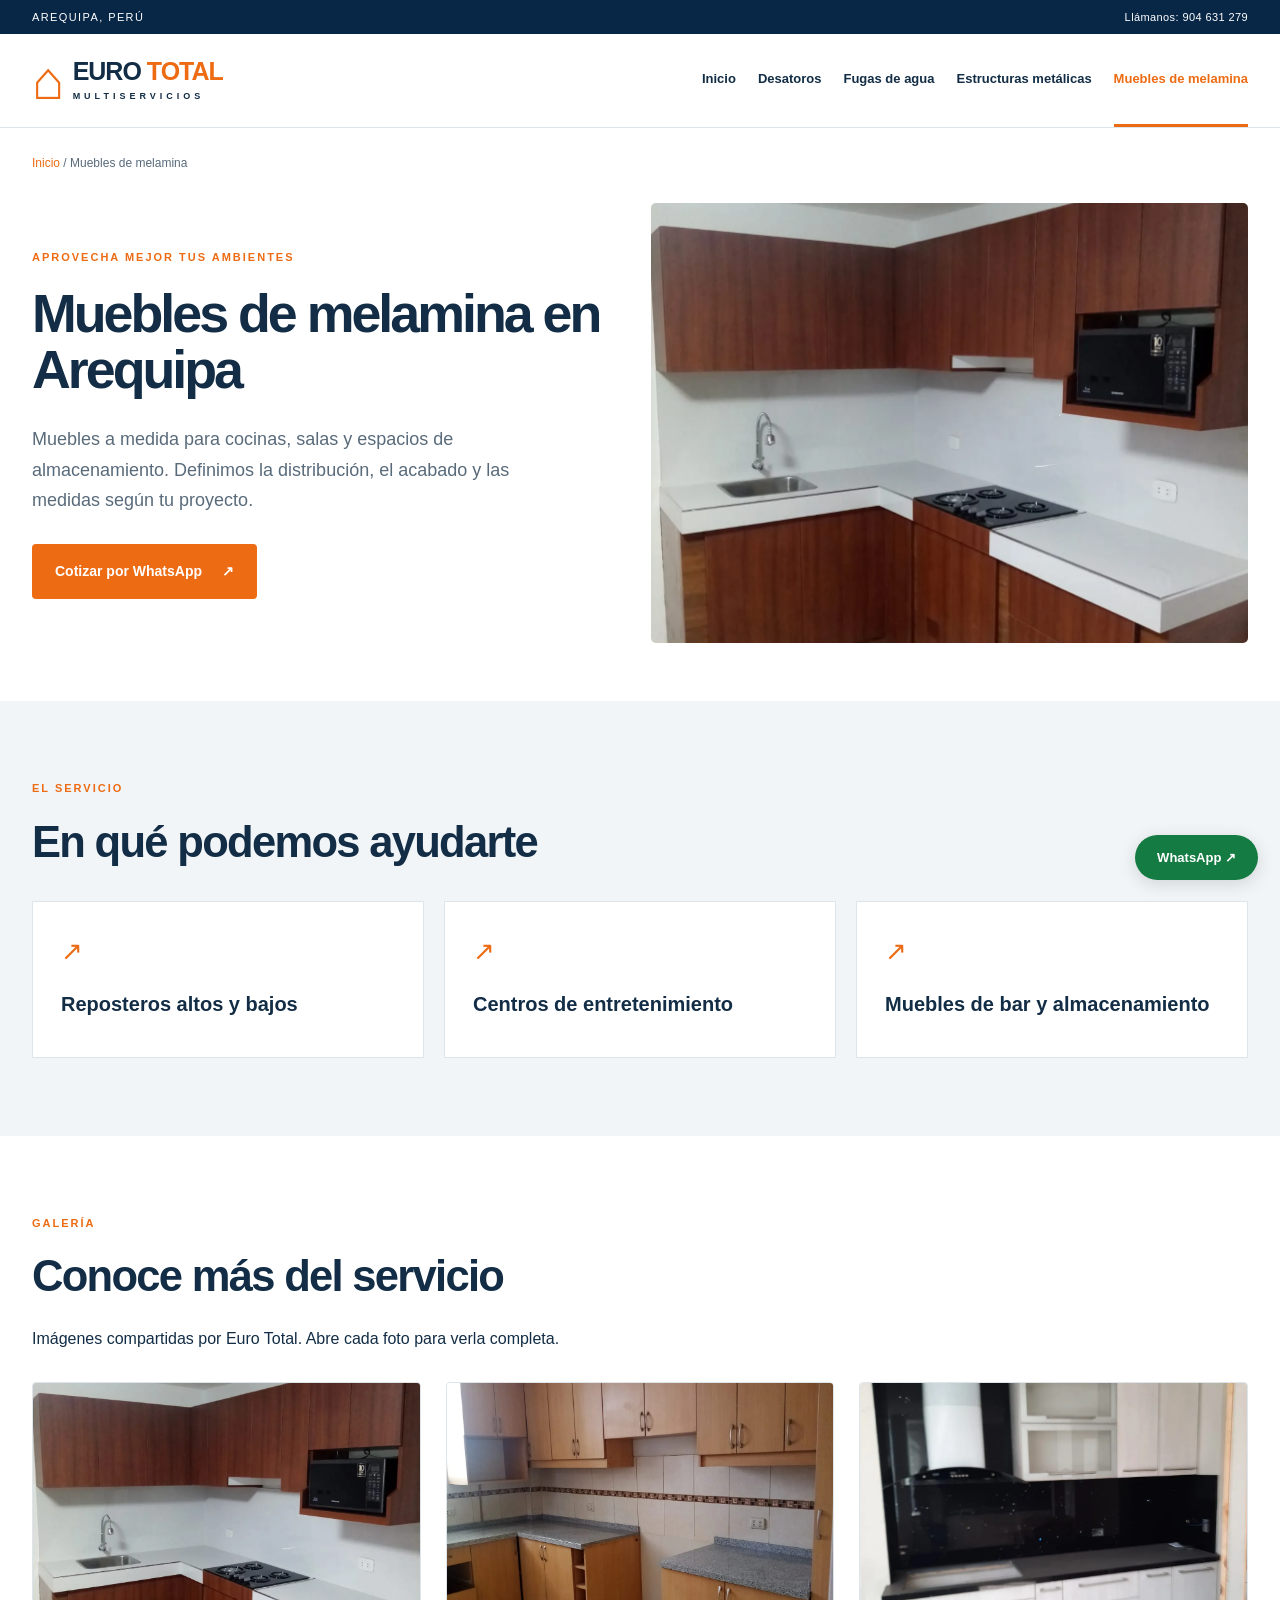
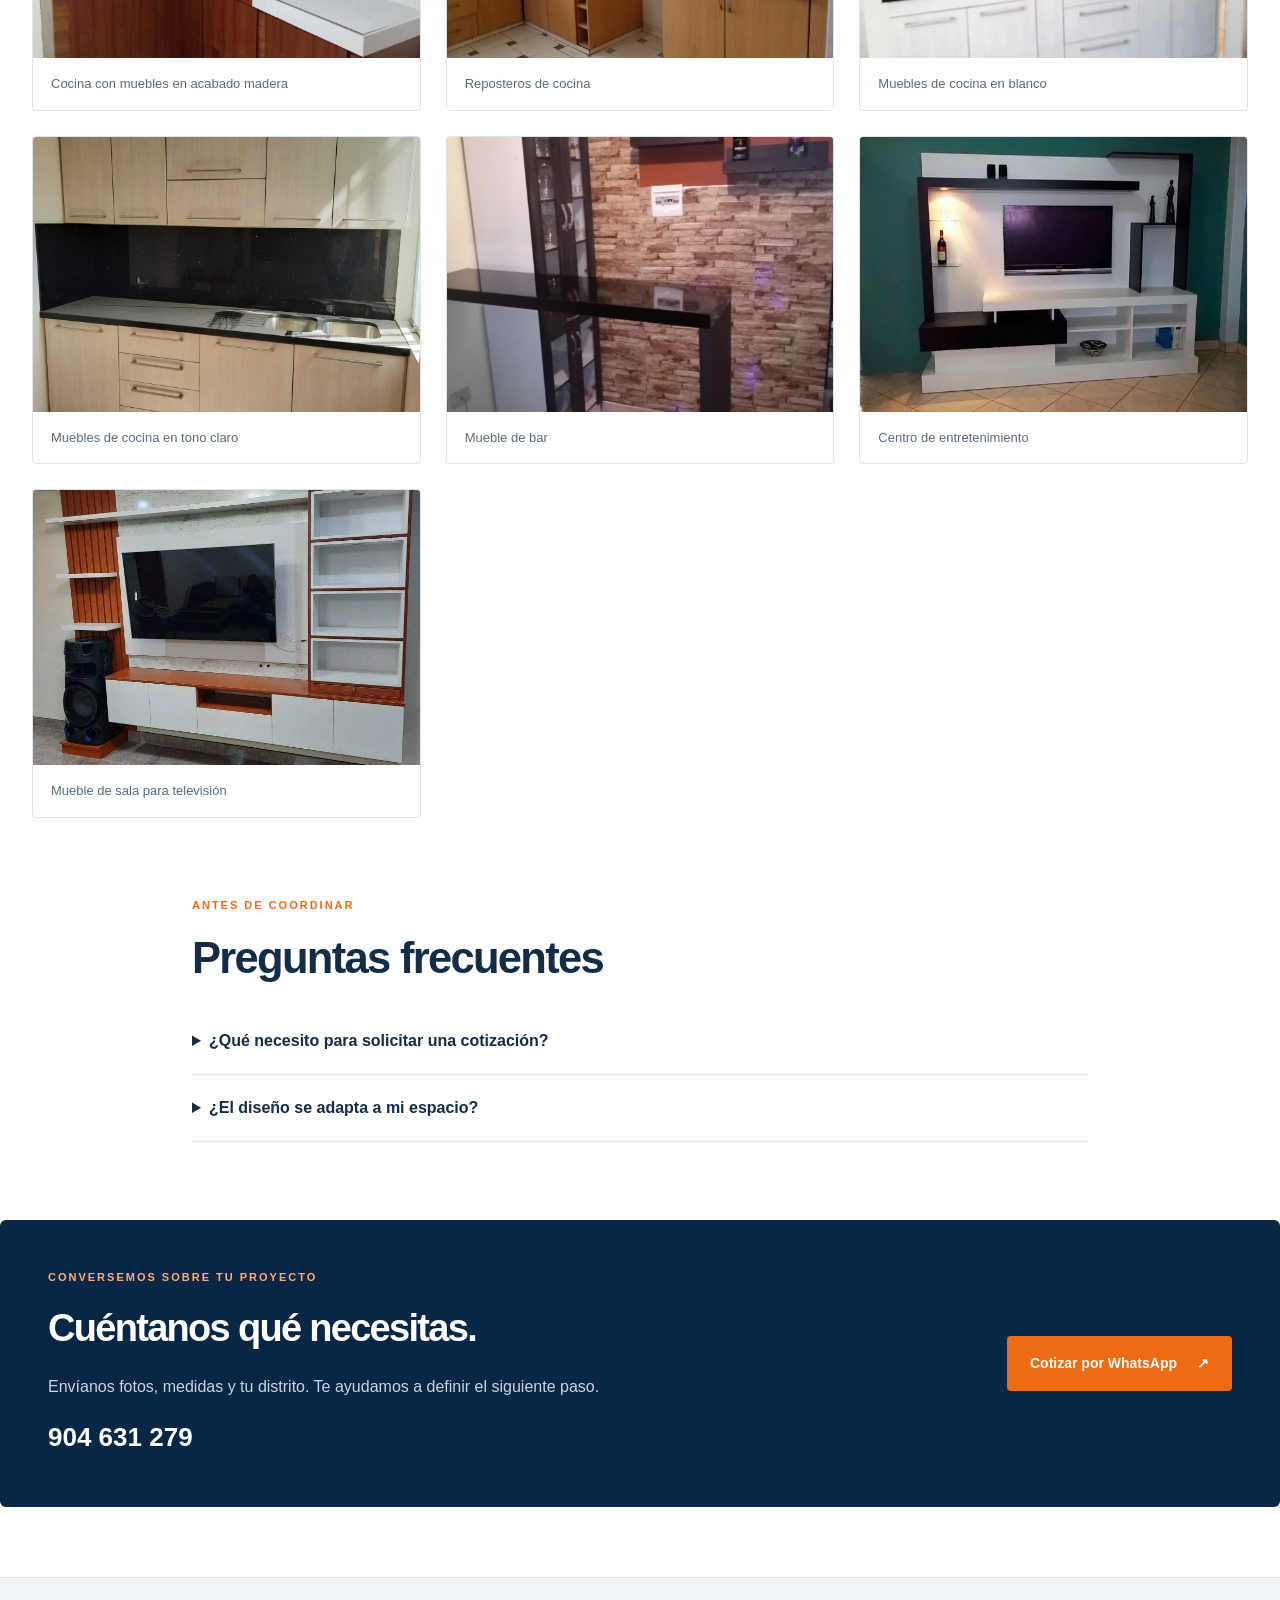
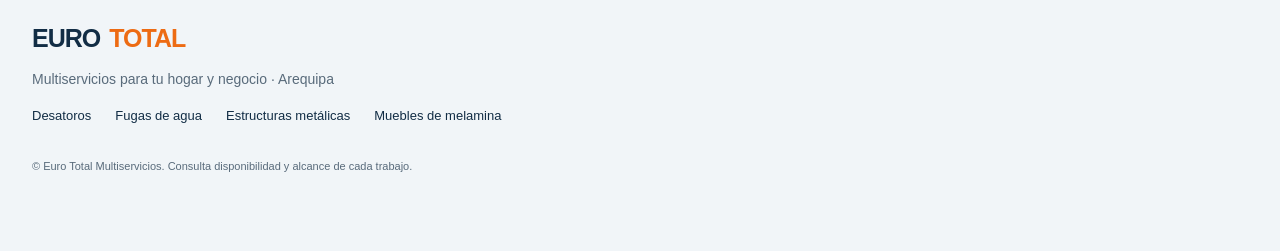
<file: muebles-melamina-arequipa.html>
<!doctype html><html lang="es-PE"><head><meta charset="UTF-8"><meta name="viewport" content="width=device-width,initial-scale=1"><title>Muebles de melamina en Arequipa | Euro Total</title><meta name="description" content="Muebles a medida para cocinas, salas y espacios de almacenamiento. Definimos la distribución, el acabado y las medidas según tu proyecto."><link rel="canonical" href="https://victormanuelzap.github.io/euro-total/muebles-melamina-arequipa.html"><meta property="og:title" content="Muebles de melamina en Arequipa | Euro Total"><meta property="og:description" content="Muebles a medida para cocinas, salas y espacios de almacenamiento. Definimos la distribución, el acabado y las medidas según tu proyecto."><meta property="og:type" content="website"><meta property="og:url" content="https://victormanuelzap.github.io/euro-total/muebles-melamina-arequipa.html"><meta name="theme-color" content="#082746"><link rel="icon" href="assets/favicon.svg" type="image/svg+xml"><link rel="stylesheet" href="assets/style.css"><script type="application/ld+json">{"@context": "https://schema.org", "@type": "LocalBusiness", "name": "Euro Total Multiservicios", "url": "https://victormanuelzap.github.io/euro-total/", "telephone": "+51904631279", "areaServed": {"@type": "City", "name": "Arequipa"}}</script></head><body><a class="skip" href="#contenido">Saltar al contenido</a><div class="top"><div class="wrap">AREQUIPA, PERÚ <a href="tel:+51904631279">Llámanos: 904 631 279</a></div></div><header><div class="wrap nav"><a class="brand" href="index.html" aria-label="Euro Total, inicio"><span class="brandmark" aria-hidden="true">⌂</span><span>EURO <b>TOTAL</b><small>MULTISERVICIOS</small></span></a><button class="menu" aria-label="Abrir menú" aria-expanded="false" aria-controls="navigation">☰</button><nav id="navigation" aria-label="Navegación principal"><a  href="index.html">Inicio</a><a  href="desatoros-arequipa.html">Desatoros</a><a  href="deteccion-fugas-agua-arequipa.html">Fugas de agua</a><a  href="estructuras-metalicas-arequipa.html">Estructuras metálicas</a><a  aria-current="page" href="muebles-melamina-arequipa.html">Muebles de melamina</a></nav></div></header><main id="contenido"><div class="wrap breadcrumb"><a href="index.html">Inicio</a> / Muebles de melamina</div><section class="hero wrap servicehero"><div class="herotext"><p class="eyebrow">APROVECHA MEJOR TUS AMBIENTES</p><h1>Muebles de melamina en Arequipa</h1><p class="lead">Muebles a medida para cocinas, salas y espacios de almacenamiento. Definimos la distribución, el acabado y las medidas según tu proyecto.</p><a class="button" href="https://wa.me/51904631279?text=Hola%2C%20Euro%20Total.%20Quisiera%20una%20cotizaci%C3%B3n%20de%20Muebles%20de%20melamina.%20Mi%20distrito%20es%3A%20" target="_blank" rel="noopener noreferrer">Cotizar por WhatsApp <span aria-hidden="true">↗</span></a></div><div class="heroimage"><img src="assets/cocina-madera.webp" alt="Muebles de melamina" width="1200" height="1600" loading="eager" decoding="async"></div></section><section class="soft"><div class="wrap section"><p class="eyebrow">EL SERVICIO</p><h2>En qué podemos ayudarte</h2><div class="features"><article><span aria-hidden="true">↗</span><h3>Reposteros altos y bajos</h3></article><article><span aria-hidden="true">↗</span><h3>Centros de entretenimiento</h3></article><article><span aria-hidden="true">↗</span><h3>Muebles de bar y almacenamiento</h3></article></div></div></section><section class="wrap section"><p class="eyebrow">GALERÍA</p><h2>Conoce más del servicio</h2><p>Imágenes compartidas por Euro Total. Abre cada foto para verla completa.</p><div class="gallery"><figure><a href="assets/cocina-madera.webp" target="_blank" rel="noopener noreferrer" aria-label="Ampliar: Cocina con muebles en acabado madera"><img src="assets/cocina-madera.webp" alt="Cocina con muebles en acabado madera" width="1200" height="1600" loading="lazy" decoding="async"></a><figcaption>Cocina con muebles en acabado madera</figcaption></figure><figure><a href="assets/cocina-clasica.webp" target="_blank" rel="noopener noreferrer" aria-label="Ampliar: Reposteros de cocina"><img src="assets/cocina-clasica.webp" alt="Reposteros de cocina" width="1200" height="1600" loading="lazy" decoding="async"></a><figcaption>Reposteros de cocina</figcaption></figure><figure><a href="assets/cocina-blanca.webp" target="_blank" rel="noopener noreferrer" aria-label="Ampliar: Muebles de cocina en blanco"><img src="assets/cocina-blanca.webp" alt="Muebles de cocina en blanco" width="1200" height="1600" loading="lazy" decoding="async"></a><figcaption>Muebles de cocina en blanco</figcaption></figure><figure><a href="assets/cocina-clara.webp" target="_blank" rel="noopener noreferrer" aria-label="Ampliar: Muebles de cocina en tono claro"><img src="assets/cocina-clara.webp" alt="Muebles de cocina en tono claro" width="1200" height="1600" loading="lazy" decoding="async"></a><figcaption>Muebles de cocina en tono claro</figcaption></figure><figure><a href="assets/bar.webp" target="_blank" rel="noopener noreferrer" aria-label="Ampliar: Mueble de bar"><img src="assets/bar.webp" alt="Mueble de bar" width="1200" height="1600" loading="lazy" decoding="async"></a><figcaption>Mueble de bar</figcaption></figure><figure><a href="assets/mueble-tv.webp" target="_blank" rel="noopener noreferrer" aria-label="Ampliar: Centro de entretenimiento"><img src="assets/mueble-tv.webp" alt="Centro de entretenimiento" width="640" height="479" loading="lazy" decoding="async"></a><figcaption>Centro de entretenimiento</figcaption></figure><figure><a href="assets/centro-tv.webp" target="_blank" rel="noopener noreferrer" aria-label="Ampliar: Mueble de sala para televisión"><img src="assets/centro-tv.webp" alt="Mueble de sala para televisión" width="750" height="1000" loading="lazy" decoding="async"></a><figcaption>Mueble de sala para televisión</figcaption></figure></div></section><section class="wrap section faqs"><p class="eyebrow">ANTES DE COORDINAR</p><h2>Preguntas frecuentes</h2><details><summary>¿Qué necesito para solicitar una cotización?</summary><p>Envía medidas aproximadas, fotos del espacio y una referencia del mueble. Indica el acabado o color que tienes en mente.</p></details><details><summary>¿El diseño se adapta a mi espacio?</summary><p>La distribución y las medidas se coordinan para cada proyecto antes de fabricar.</p></details></section><section id="contacto" class="contact wrap"><div><p class="eyebrow">CONVERSEMOS SOBRE TU PROYECTO</p><h2>Cuéntanos qué necesitas.</h2><p>Envíanos fotos, medidas y tu distrito. Te ayudamos a definir el siguiente paso.</p><a class="phone" href="tel:+51904631279">904 631 279</a></div><a class="button" href="https://wa.me/51904631279?text=Hola%2C%20Euro%20Total.%20Quisiera%20una%20cotizaci%C3%B3n%20de%20Muebles%20de%20melamina.%20Mi%20distrito%20es%3A%20" target="_blank" rel="noopener noreferrer">Cotizar por WhatsApp <span aria-hidden="true">↗</span></a></section></main><footer><div class="wrap"><a class="brand" href="index.html">EURO <b>TOTAL</b></a><p>Multiservicios para tu hogar y negocio · Arequipa</p><div class="footerlinks"><a href="desatoros-arequipa.html">Desatoros</a><a href="deteccion-fugas-agua-arequipa.html">Fugas de agua</a><a href="estructuras-metalicas-arequipa.html">Estructuras metálicas</a><a href="muebles-melamina-arequipa.html">Muebles de melamina</a></div><p class="fine">© Euro Total Multiservicios. Consulta disponibilidad y alcance de cada trabajo.</p></div></footer><a class="floating" href="https://wa.me/51904631279?text=Hola%2C%20Euro%20Total.%20Quisiera%20una%20cotizaci%C3%B3n%20de%20multiservicios.%20Mi%20distrito%20es%3A%20" target="_blank" rel="noopener noreferrer" aria-label="Contactar por WhatsApp">WhatsApp ↗</a><script src="assets/site.js" defer></script></body></html>
</file>
<file: assets/style.css>
:root{--navy:#082746;--orange:#ed6b13;--ink:#122d45;--muted:#596b7b;--line:#dde5eb;--soft:#f1f5f8}*{box-sizing:border-box}html{scroll-behavior:smooth;scroll-padding-top:100px}body{margin:0;color:var(--ink);background:#fff;font:16px/1.65 Arial,Helvetica,sans-serif}a{color:inherit;text-decoration:none}img{max-width:100%;display:block}button{font:inherit}a:focus-visible,button:focus-visible,summary:focus-visible{outline:3px solid #e9680d;outline-offset:5px}.wrap{max-width:1280px;margin:auto;padding-left:32px;padding-right:32px}.top{background:var(--navy);color:#fff;font-size:11px;letter-spacing:1.4px}.top .wrap{display:flex;justify-content:space-between;padding-top:8px;padding-bottom:8px}.top a{letter-spacing:.4px}header{background:#fff;border-bottom:1px solid var(--line);position:sticky;top:0;z-index:10}.nav{min-height:90px;display:flex;align-items:center;justify-content:space-between;gap:28px}.brand{display:flex;align-items:center;gap:9px;font-size:25px;font-weight:900;line-height:1;letter-spacing:-1px;white-space:nowrap}.brand b{color:var(--orange)}.brand small{display:block;font-size:9px;letter-spacing:4px;margin-top:8px}.brandmark{color:var(--orange);font-size:54px;font-weight:bold}nav{display:flex;gap:22px;align-items:center;font-size:13px;font-weight:bold}nav a{padding:34px 0;border-bottom:3px solid transparent}nav a:hover,nav a[aria-current]{color:var(--orange);border-bottom-color:var(--orange)}.menu{display:none}.hero{display:grid;grid-template-columns:1fr 1.05fr;gap:50px;padding-top:58px;padding-bottom:58px;align-items:center}.herotext{padding:12px 0}.eyebrow{color:var(--orange);font-size:11px;letter-spacing:2px;font-weight:800;margin:0 0 20px}h1,h2,h3,p{margin-top:0}h1{font-size:clamp(43px,5.3vw,72px);line-height:1.04;letter-spacing:-3px;margin-bottom:26px;font-weight:850}h1 em{font-style:normal;color:var(--orange)}.lead{color:var(--muted);font-size:18px;line-height:1.7;max-width:540px;margin-bottom:28px}.actions{display:flex;align-items:center;flex-wrap:wrap;gap:22px}.button{display:inline-flex;align-items:center;justify-content:center;gap:20px;background:var(--orange);color:#fff;padding:16px 23px;font-size:14px;font-weight:700;border-radius:4px;transition:background .2s}.button:hover{background:#bf4d00}.plainlink{font-size:13px;font-weight:bold}.heroimage{height:510px;position:relative;overflow:hidden;border-radius:5px}.heroimage>img{width:100%;height:100%;object-fit:cover}.imagecaption{position:absolute;bottom:0;left:0;right:0;background:linear-gradient(transparent,#082746e8);padding:60px 25px 25px;color:#fff;font-weight:bold}.imagecaption span{display:block;font-size:10px;letter-spacing:2px;font-weight:400;margin-top:10px}.band{background:var(--navy);color:#fff}.band .wrap{display:flex;justify-content:space-between;gap:20px;padding-top:19px;padding-bottom:19px;font-size:11px;letter-spacing:2px;font-weight:bold}.section{padding-top:78px;padding-bottom:78px}h2{font-size:clamp(30px,3.4vw,46px);line-height:1.12;letter-spacing:-1.7px;margin-bottom:25px}h3{font-size:20px;line-height:1.3;margin-bottom:12px}.sectionheading{display:flex;align-items:flex-end;justify-content:space-between;gap:40px;margin-bottom:28px}.sectionheading p{max-width:330px;color:var(--muted)}.cards{display:grid;grid-template-columns:repeat(4,1fr);gap:20px}.card{border:1px solid var(--line);border-radius:5px;overflow:hidden;background:#fff;transition:transform .2s,box-shadow .2s}.card:hover{transform:translateY(-4px);box-shadow:0 12px 28px #08274615}.card>img{height:205px;width:100%;object-fit:cover}.card>div{padding:22px}.number{font-size:11px;font-weight:bold;color:var(--orange)}.card h3{margin-top:12px}.card p{color:var(--muted);font-size:14px;min-height:45px}.textlink{font-size:12px;font-weight:bold;color:var(--orange)}.soft{background:var(--soft)}.steps{display:grid;grid-template-columns:repeat(3,1fr);gap:48px;margin-top:40px}.steps article>span{font-size:36px;font-weight:800;color:var(--orange)}.steps h3{margin-top:15px}.steps p{color:var(--muted);font-size:15px}.contact{background:var(--navy);color:white;border-radius:6px;padding:48px;display:flex;align-items:center;justify-content:space-between;gap:35px;margin-bottom:70px}.contact p:not(.eyebrow){color:#c9d6e0;max-width:570px}.contact h2{font-size:38px}.contact .button{flex-shrink:0}.phone{font-size:26px;font-weight:bold}.contact .eyebrow{color:#ffad71}footer{background:#f1f5f8;padding:48px 0 65px;border-top:1px solid var(--line)}footer .brand{margin-bottom:17px}footer p{font-size:14px;color:var(--muted)}.footerlinks{display:flex;gap:24px;flex-wrap:wrap;font-size:13px}.fine{margin-top:30px;font-size:11px}.floating{position:fixed;bottom:20px;right:22px;border-radius:30px;padding:12px 22px;background:#147b42;color:#fff;font-size:13px;font-weight:bold;box-shadow:0 4px 18px #0002;z-index:15}.breadcrumb{padding-top:26px;font-size:12px;color:var(--muted)}.breadcrumb a{color:var(--orange)}.servicehero{padding-top:30px}.servicehero h1{font-size:clamp(38px,4.2vw,60px)}.servicehero .heroimage{height:440px}.features{display:grid;grid-template-columns:repeat(3,1fr);gap:20px;margin-top:35px}.features article{background:#fff;border:1px solid var(--line);padding:28px}.features article span{font-size:26px;color:var(--orange)}.features h3{margin-top:18px}.gallery{display:grid;grid-template-columns:repeat(3,1fr);gap:25px;margin-top:30px}.gallery figure{margin:0;border:1px solid var(--line);border-radius:4px;overflow:hidden}.gallery img{width:100%;height:275px;object-fit:cover}.gallery figcaption{padding:15px 18px;font-size:13px;color:var(--muted)}.faqs{padding-top:0;max-width:960px}details{border-bottom:1px solid var(--line);padding:20px 0}summary{cursor:pointer;font-weight:bold;padding-right:20px}details p{margin-top:15px;color:var(--muted);max-width:760px}.skip{position:fixed;top:-100px;background:white;z-index:100;padding:15px}.skip:focus{top:0}@media(min-width:1400px){.hero{gap:75px}}@media(max-width:1100px){.nav{gap:15px}nav{gap:12px;font-size:11px}.brand{font-size:22px}.hero{gap:30px}.cards{gap:12px}.card>div{padding:16px}.card h3{font-size:18px}.heroimage{height:460px}.contact{margin-left:25px;margin-right:25px}}@media(max-width:800px){.wrap{padding-left:22px;padding-right:22px}.nav{min-height:76px}.brand{font-size:24px}.menu{display:block;border:1px solid var(--line);background:white;border-radius:4px;padding:6px 12px;font-size:22px}nav{display:none;position:absolute;top:76px;left:0;right:0;background:white;padding:12px 22px 25px;border-bottom:1px solid var(--line);box-shadow:0 8px 15px #0001}nav.open{display:flex;flex-direction:column;align-items:stretch;gap:0}nav a{padding:12px 0;font-size:15px;border:0}.hero{grid-template-columns:1fr;gap:28px;padding-top:36px;padding-bottom:38px}.herotext{padding:0}h1{font-size:54px;letter-spacing:-2px}h1 br{display:none}.heroimage{height:370px}.lead{font-size:17px;max-width:100%}.band .wrap{flex-wrap:wrap;gap:12px 25px;justify-content:center;font-size:9px}.section{padding-top:50px;padding-bottom:50px}.sectionheading{display:block}.sectionheading p{max-width:100%}.cards{grid-template-columns:repeat(2,1fr);gap:18px}.card>img{height:220px}.steps{gap:22px}.steps h3{font-size:18px}.contact{flex-direction:column;align-items:flex-start;padding:30px;margin-left:22px;margin-right:22px;margin-bottom:45px}.contact h2{font-size:32px}.gallery{grid-template-columns:repeat(2,1fr);gap:18px}.servicehero .heroimage{height:350px}.features{gap:12px}.features article{padding:20px}.features h3{font-size:17px}.faqs{padding-top:0}.floating{right:14px;bottom:14px}}@media(max-width:480px){h1{font-size:44px}.heroimage{height:310px}.top{font-size:9px}.top .wrap{letter-spacing:.5px}.cards{gap:12px}.card>img{height:165px}.card>div{padding:14px}.card h3{font-size:17px}.card p{font-size:13px;min-height:62px}.textlink{font-size:11px}.steps,.features{grid-template-columns:1fr;gap:18px}.steps article{border-top:1px solid var(--line);padding-top:16px}.steps article>span{font-size:28px}.steps h3{margin-top:6px}.gallery{grid-template-columns:1fr}.gallery img{height:320px}.servicehero h1{font-size:39px}.servicehero .heroimage{height:310px}.contact .button{width:100%;gap:12px}.footerlinks{gap:12px 20px}.actions{gap:20px}.eyebrow{font-size:10px}}@media(prefers-reduced-motion:reduce){html{scroll-behavior:auto}*{transition:none!important}}

/* Ajustes de lectura y ancho en celulares */
.hero>*{min-width:0}
@media(max-width:800px){
 h1{font-size:clamp(32px,7.5vw,54px);line-height:1.12;letter-spacing:-1.2px;overflow-wrap:break-word}
 .servicehero h1{font-size:clamp(30px,7vw,46px)}
 .heroimage{width:100%;min-width:0}
}
@media(max-width:480px){
 .brand{font-size:21px}.brand small{font-size:8px;letter-spacing:3px}
 .nav{gap:12px}.brandmark{font-size:44px}
 .actions{align-items:flex-start;flex-direction:column;gap:16px}
}
</file>
